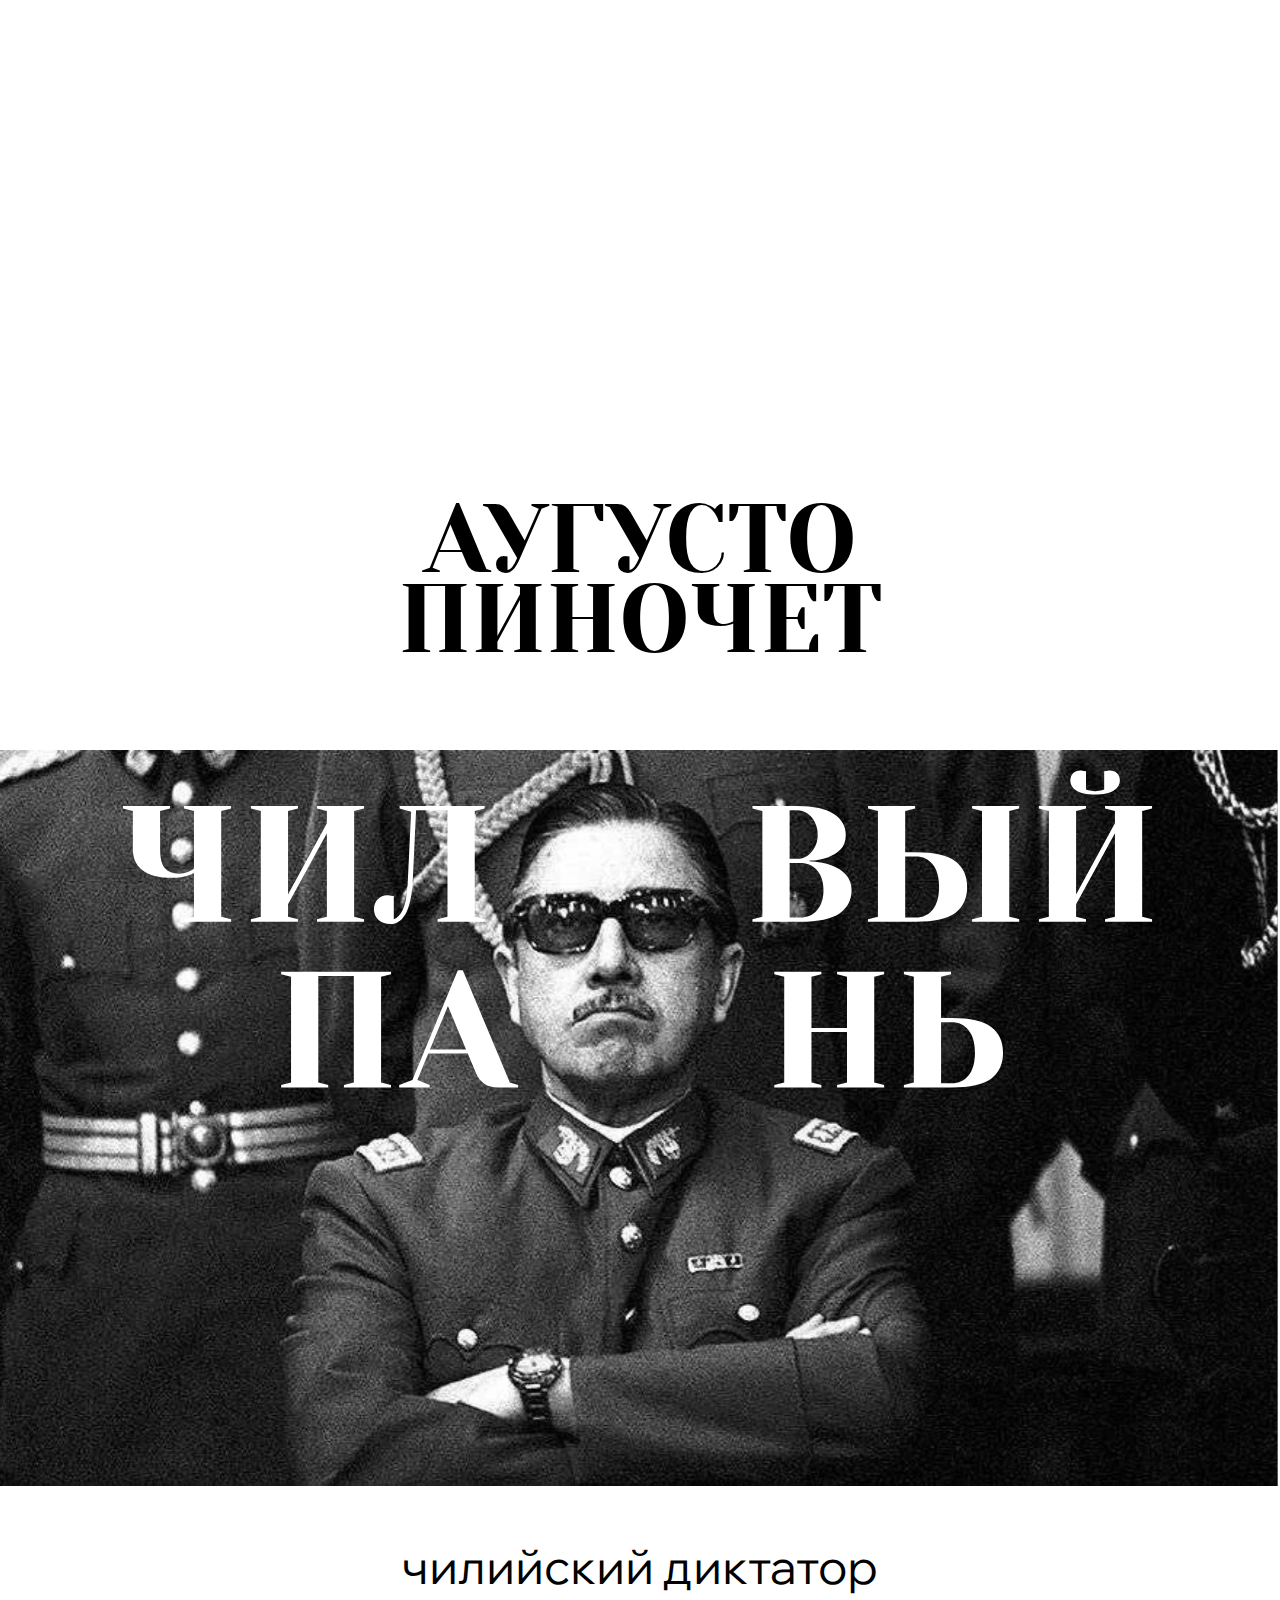
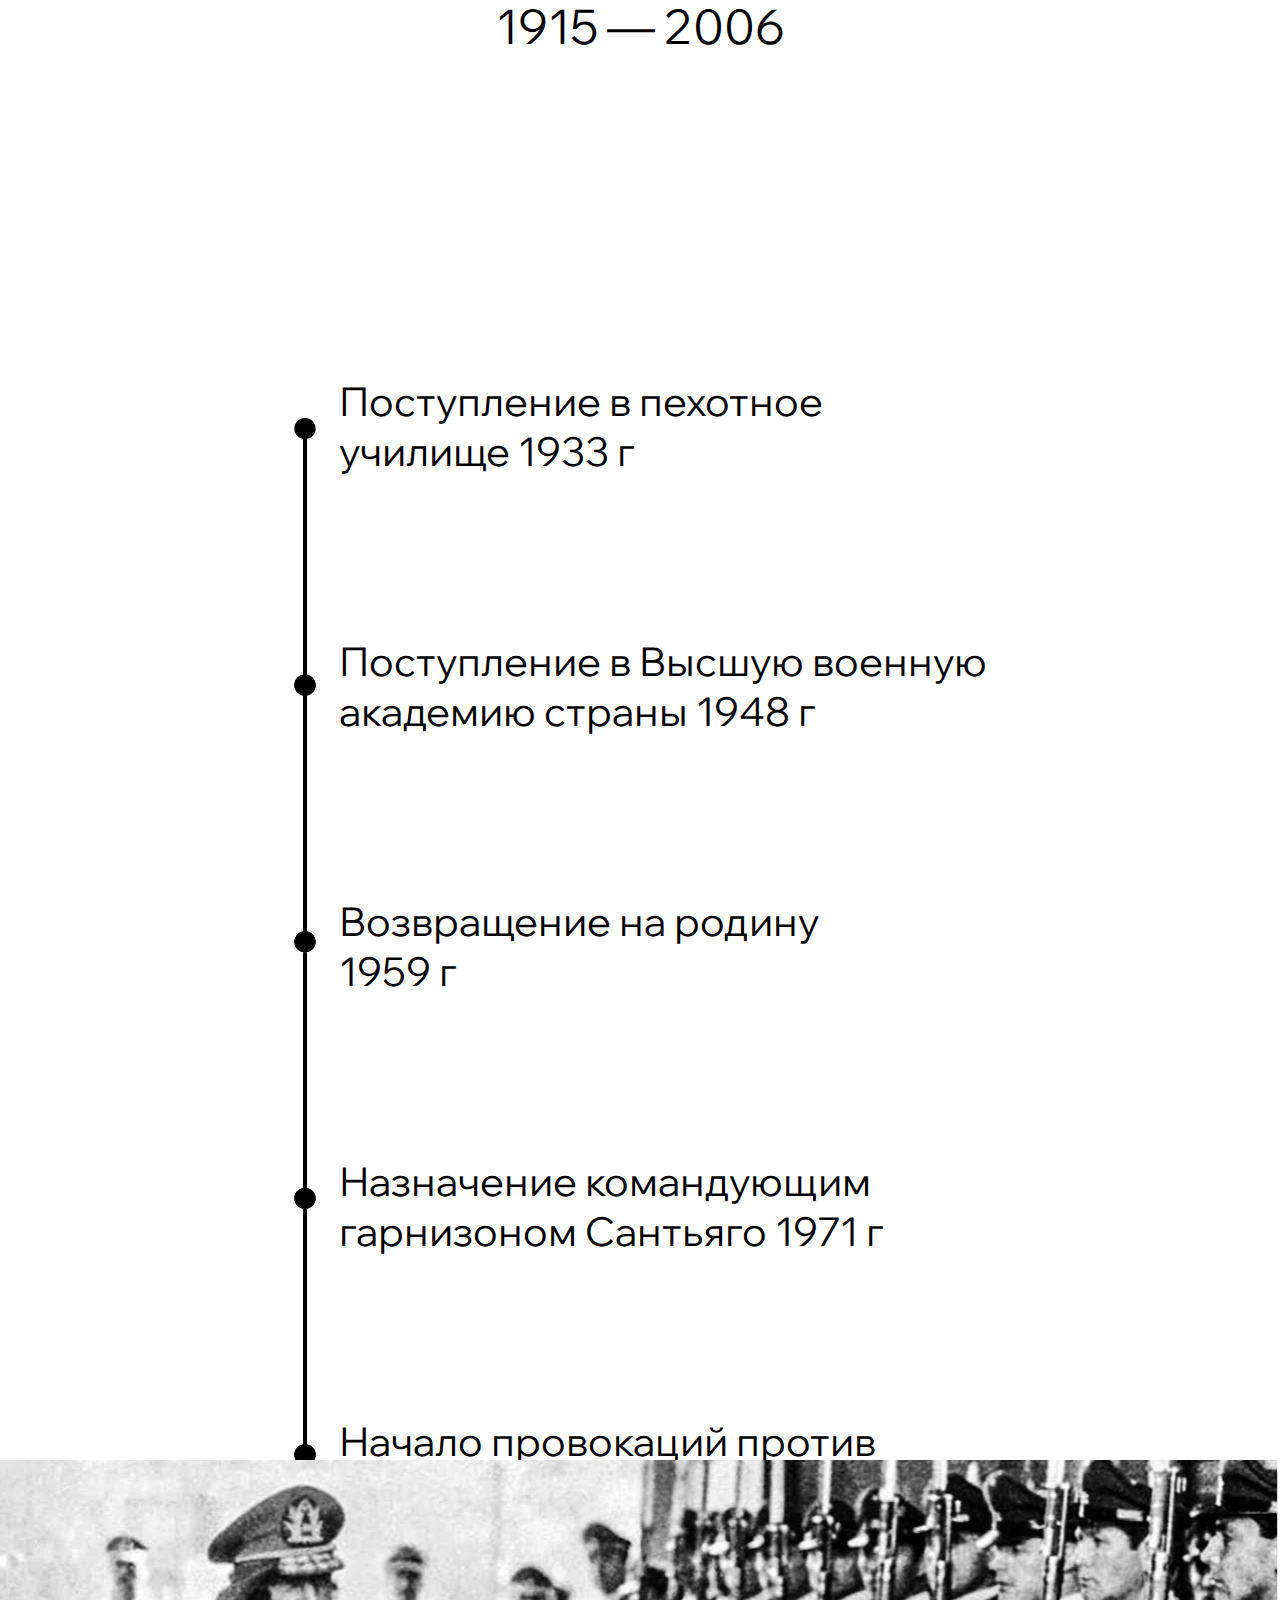
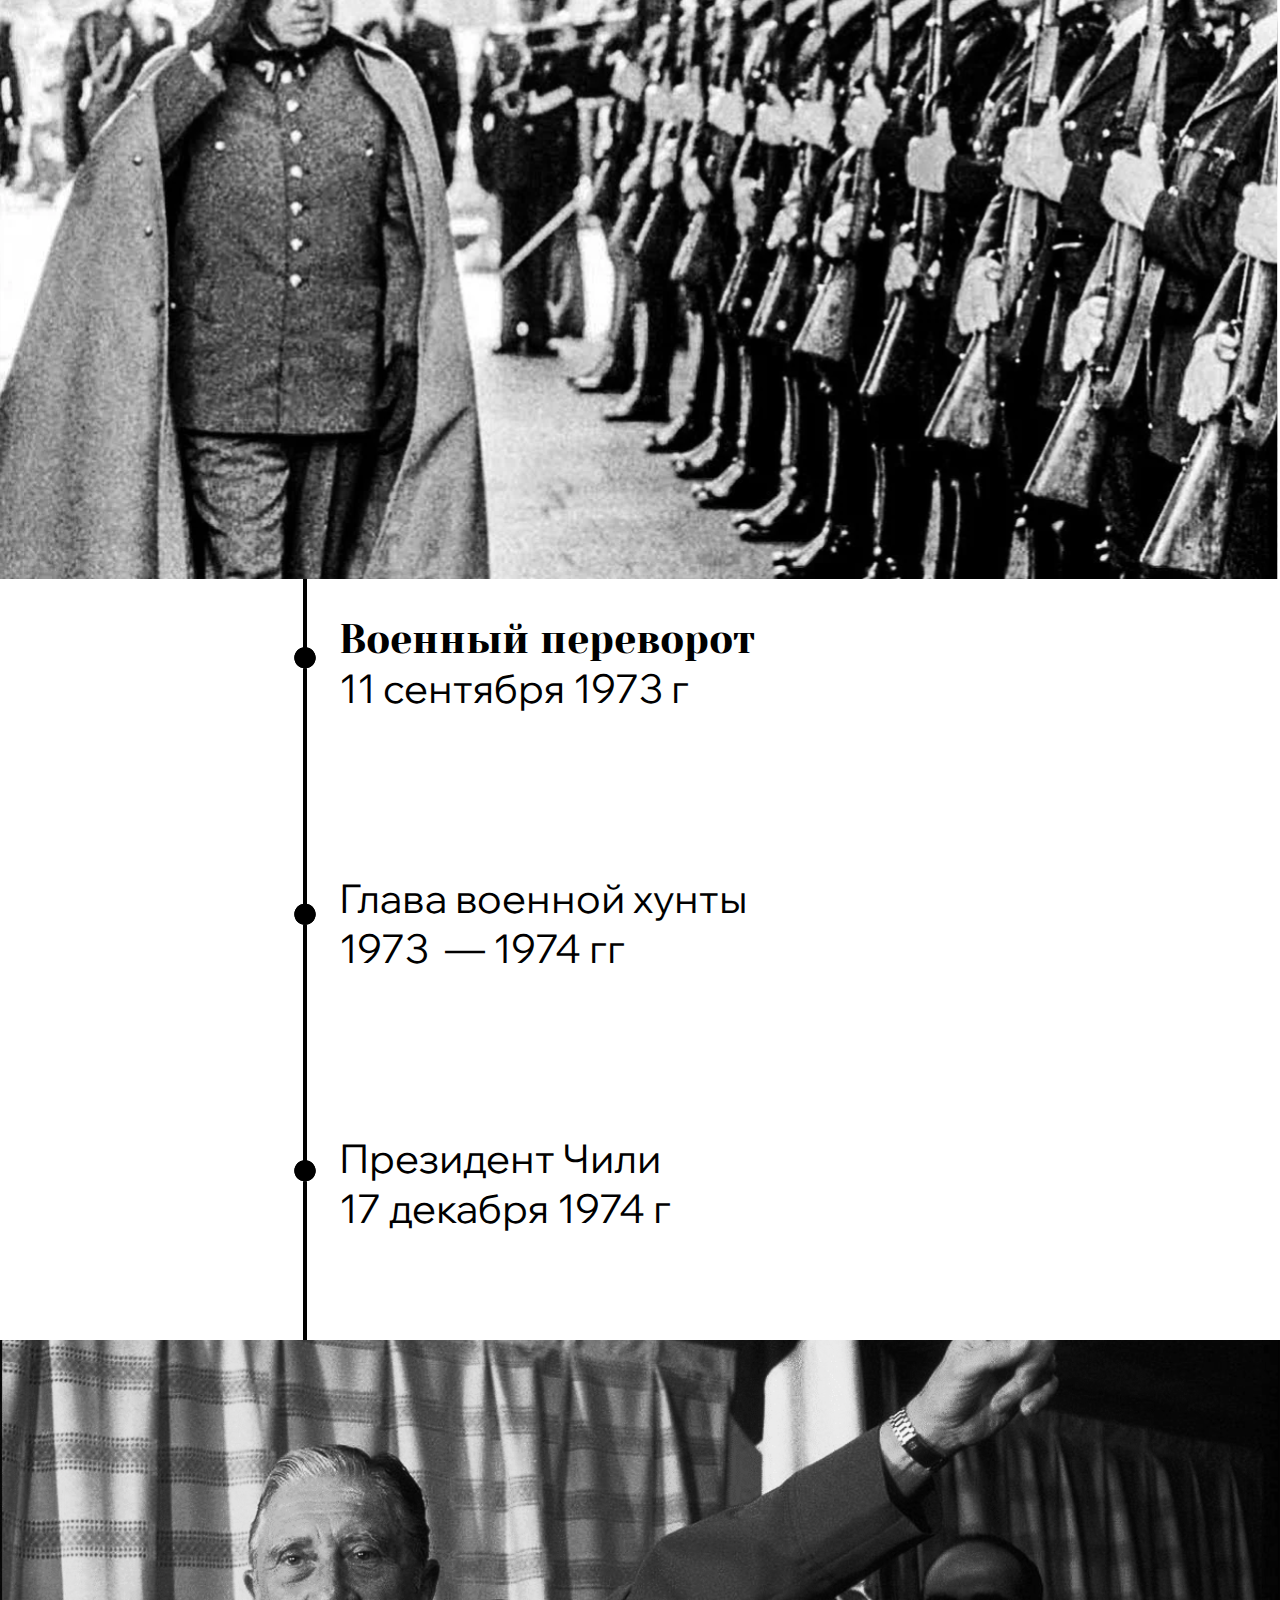
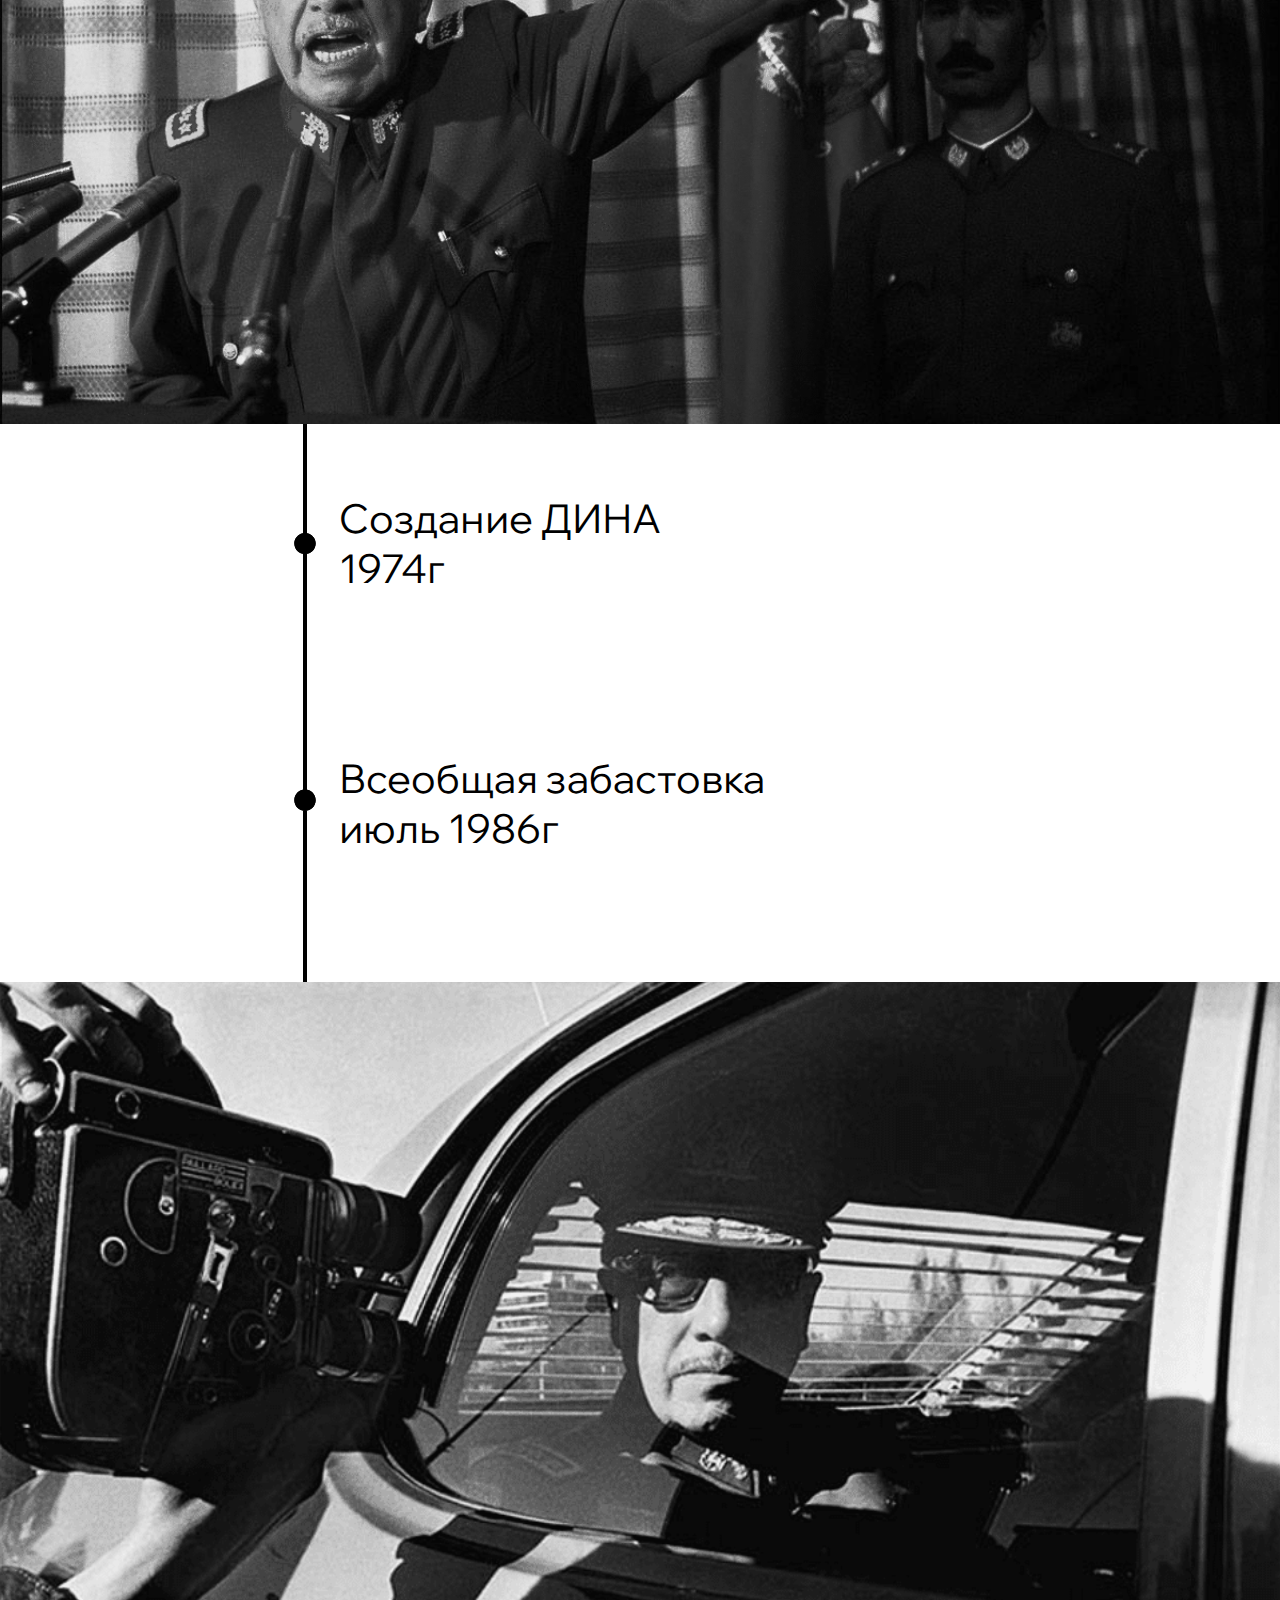
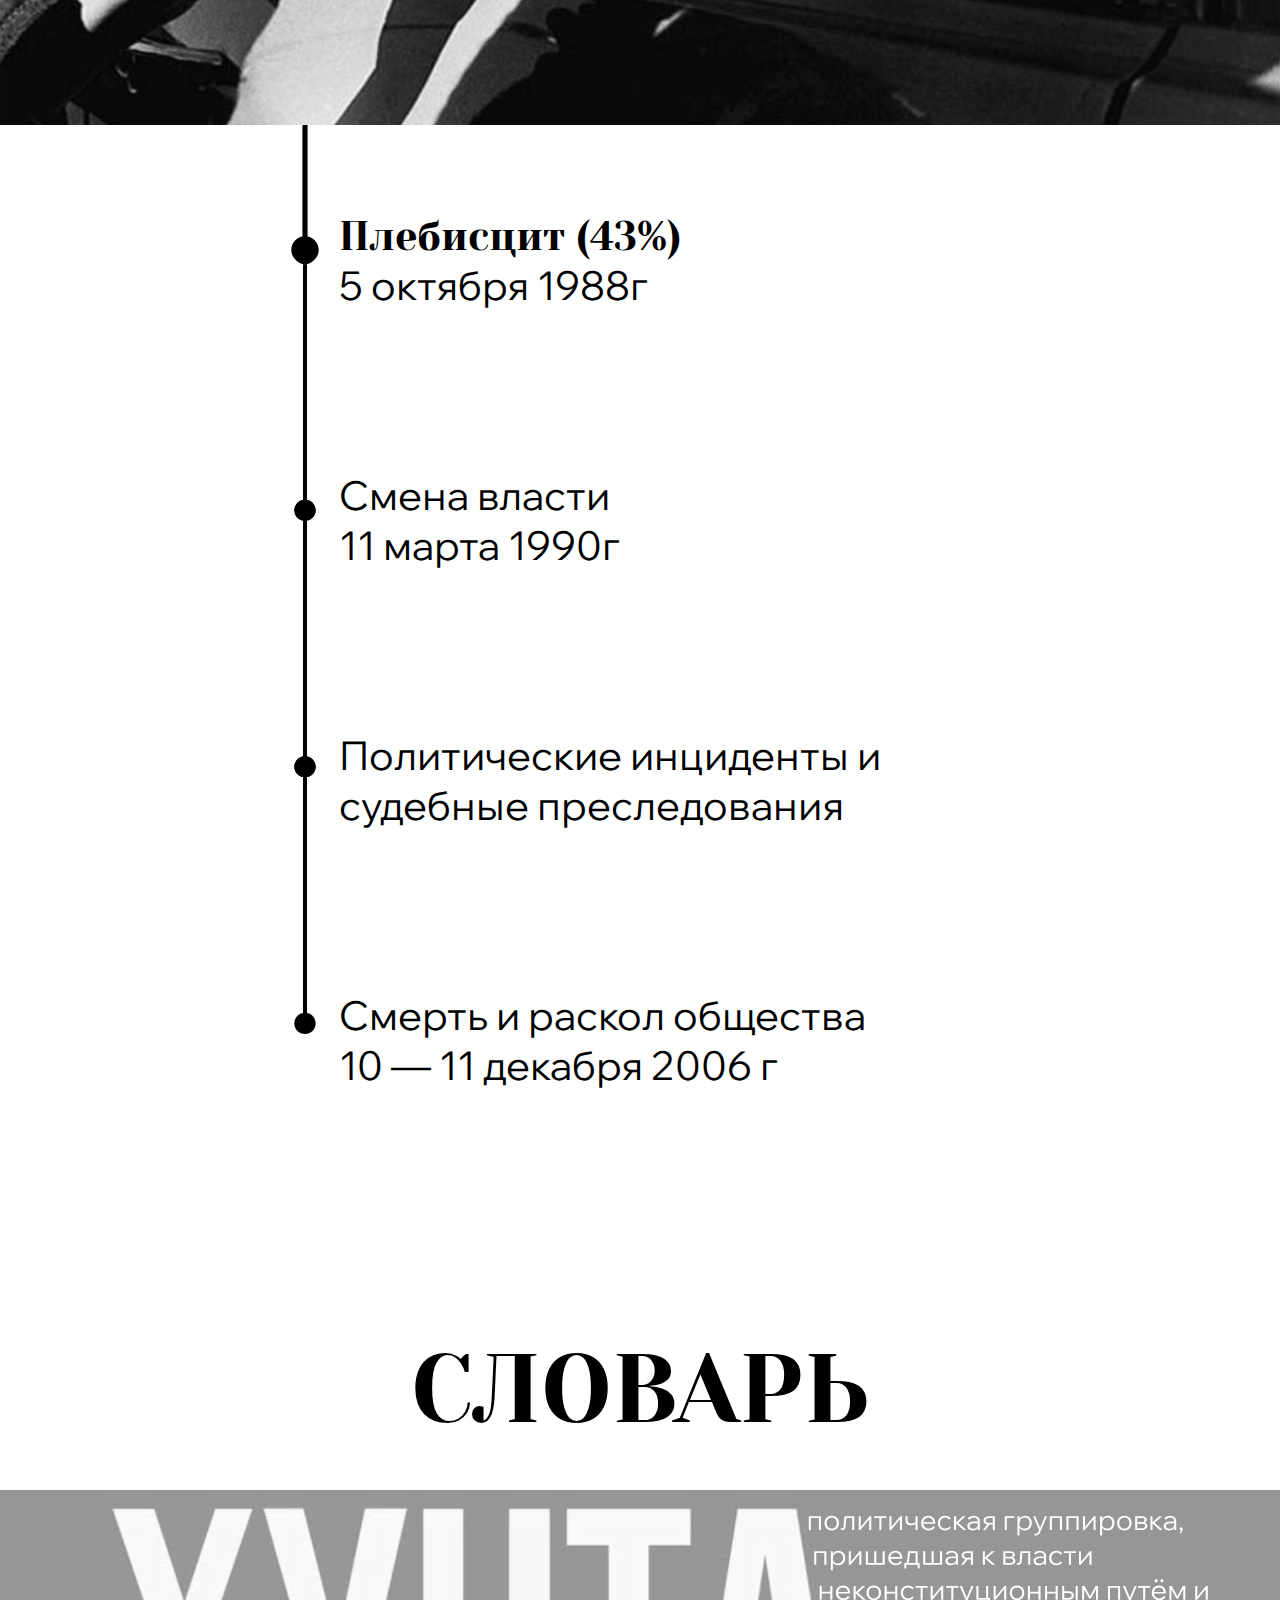
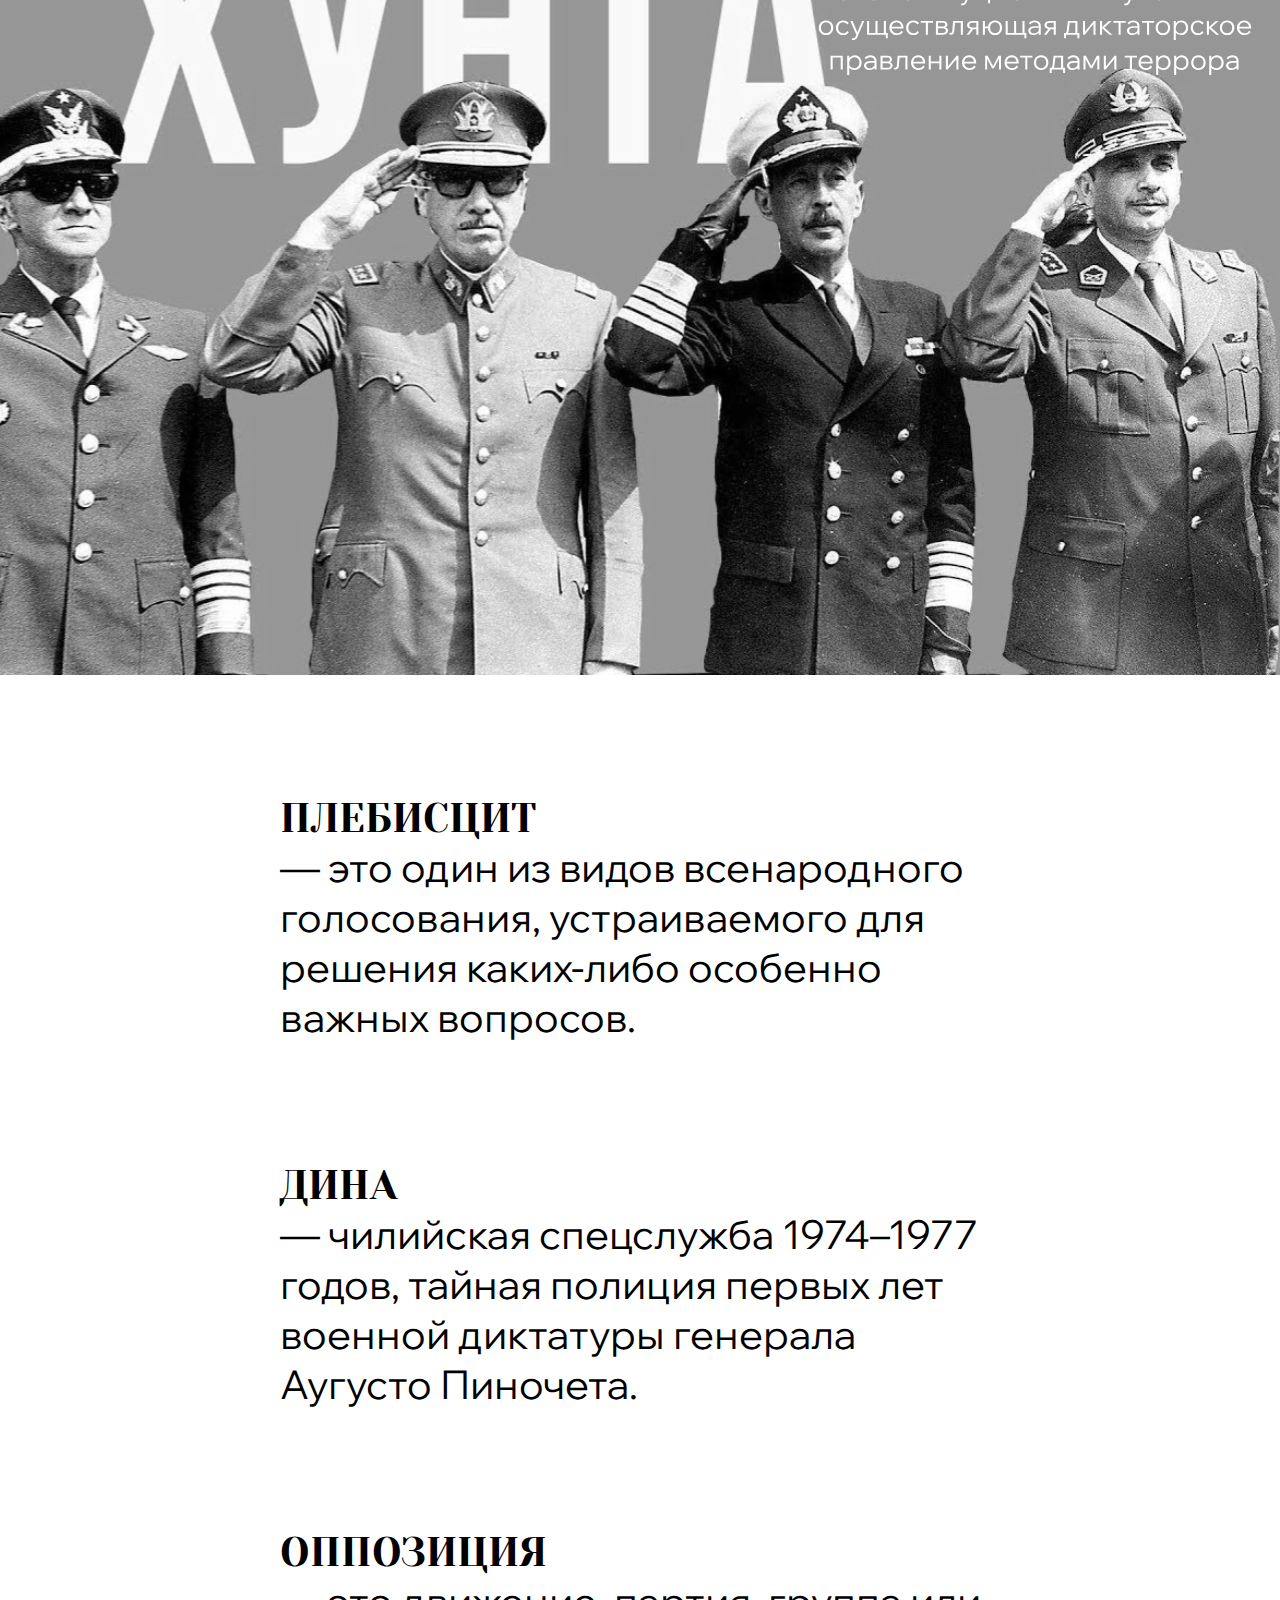
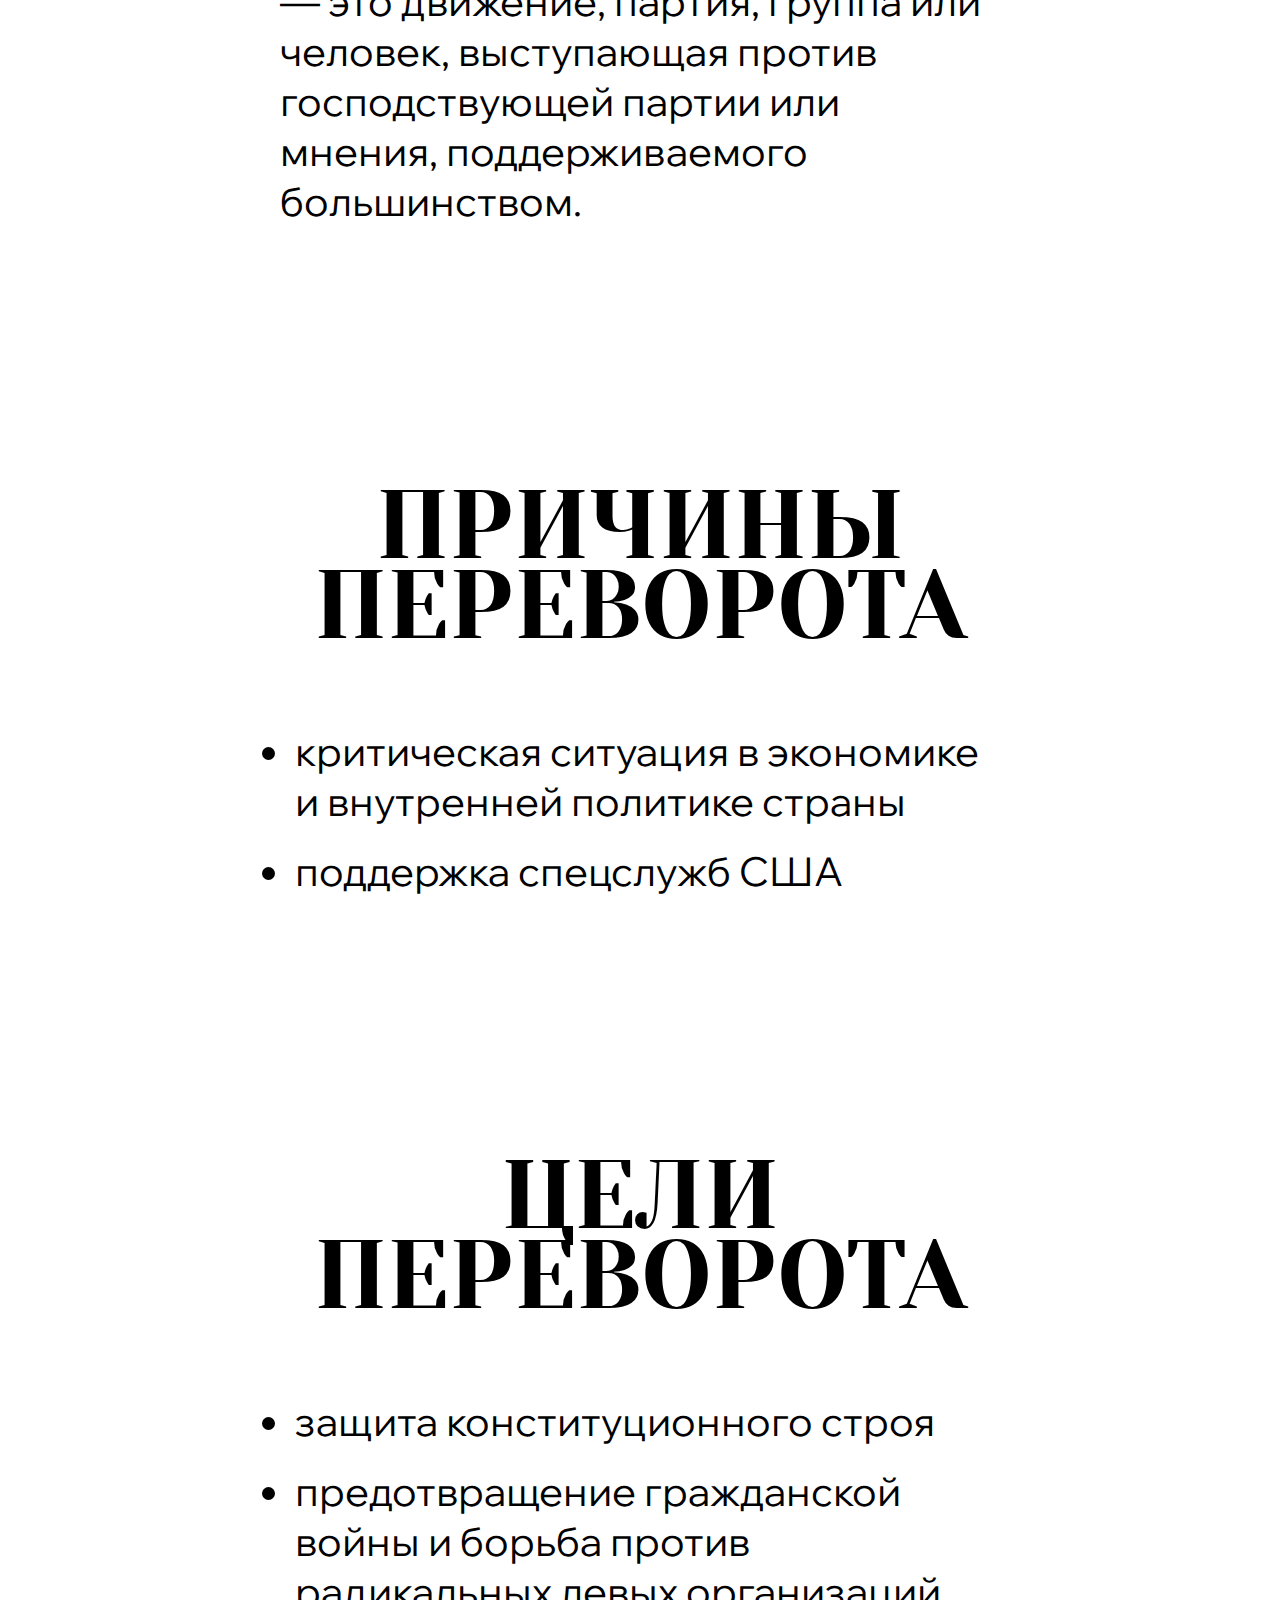
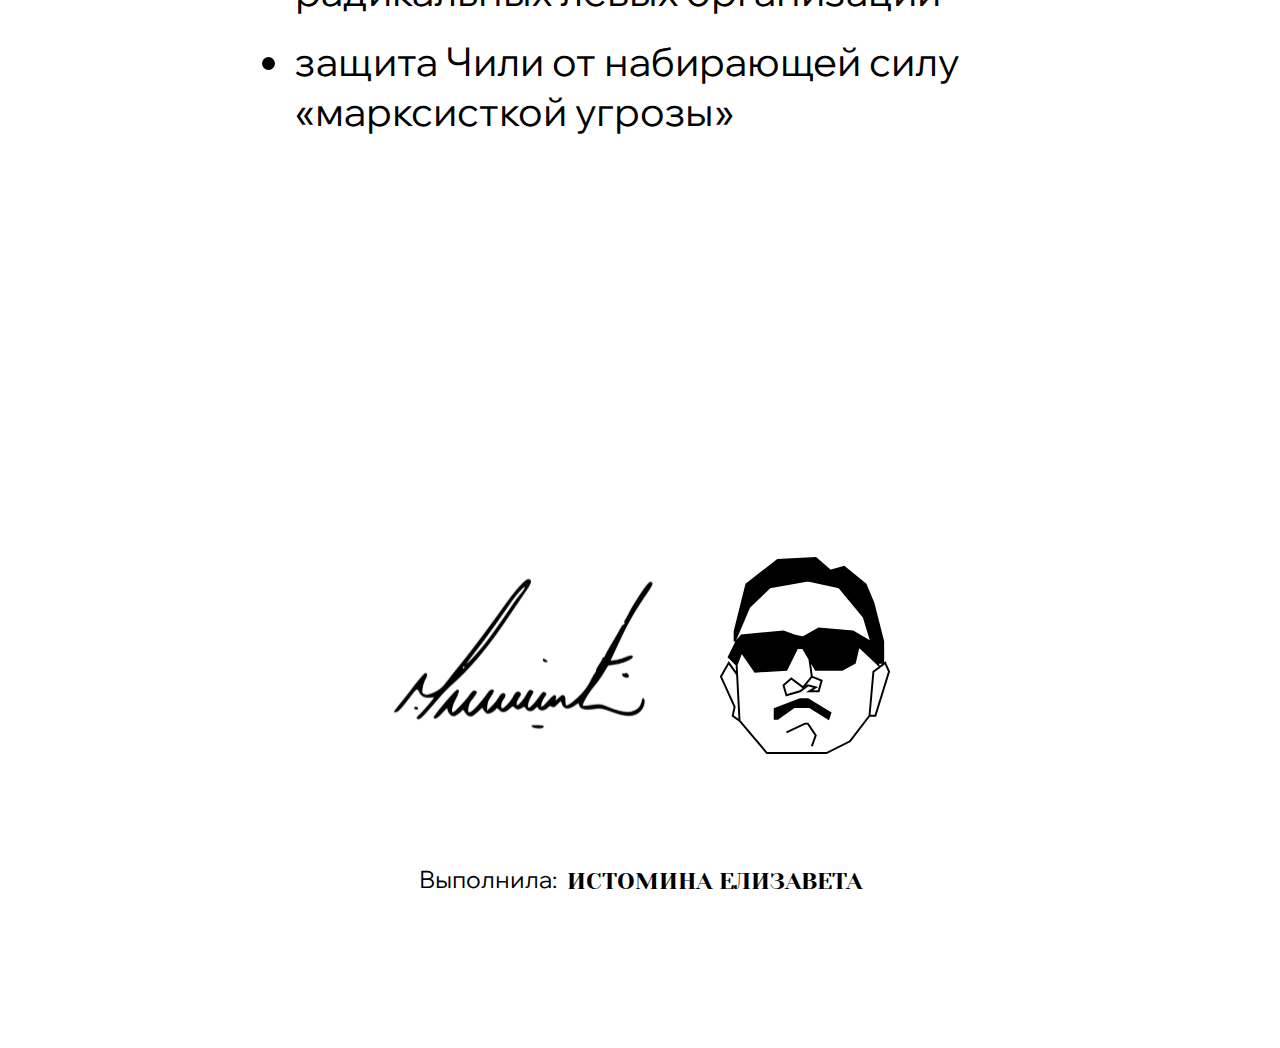
<file: index.html>
<!DOCTYPE html>
<html>
<head>
	<title>Аугусто Пиночет</title>
    <link href="https://fonts.googleapis.com/css2?family=DM+Sans:ital,opsz,wght@0,9..40,100..1000;1,9..40,100..1000&family=Days+One&family=Inter:ital,opsz,wght@0,14..32,100..900;1,14..32,100..900&family=Merriweather+Sans&family=Roboto:wght@100&family=Yeseva+One&display=swap" rel="stylesheet">
    <link href="https://fonts.googleapis.com/css2?family=DM+Sans:ital,opsz,wght@0,9..40,100..1000;1,9..40,100..1000&family=Days+One&family=Inter:ital,opsz,wght@0,14..32,100..900;1,14..32,100..900&family=Merriweather+Sans&family=Roboto:wght@100&family=Wix+Madefor+Display:wght@400..800&family=Yeseva+One&display=swap" rel="stylesheet">
    <link rel="stylesheet" href="Pinochet.css">
</head>
<body class="body">
    <div class="title-area">
        <h1 class="title">АУГУСТО</h1>
        <h1 class="title">ПИНОЧЕТ</h1>
    </div>
    <img src="photo/chill.svg" class="chill-pic">
    <p class="description">чилийский диктатор</p>
    <img src="photo/cool.svg" class="cool-pic">
    <img src="photo/scream2.svg" class="scream-pic">
    <img src="photo/car2.svg" class="car-pic">
    <p class="description">1915 — 2006</p>
    <div class="line-area">
        <img src="photo/line.svg" class="line">
        <div class="line-desc-area">
            <p class="line-desc">Поступление в пехотное училище 1933 г</p>
            <p class="line-desc">Поступление в Высшую военную академию страны 1948 г</p>
            <p class="line-desc">Возвращение на родину <br> 1959 г</p>
            <p class="line-desc">Назначение командующим гарнизоном Сантьяго 1971 г</p>
            <p class="line-desc">Начало провокаций против генерала Пратса 1973 г</p>
            
            <div class="gap">
                <h2 class="important">Военный переворот</h2>
                <p class="line-desc">11 сентября 1973 г</p>
            </div>
            <p class="line-desc">Глава военной хунты <br> 1973  — 1974 гг</p>
            <p class="line-desc">Президент Чили <br> 17 декабря 1974 г</p>
            <p class="line-desc">“Высший носитель власти в стране ” 1974 г</p>
            <div class="gap1">
                <p class="line-desc">Создание ДИНА <br> 1974г</p>
            </div>
            <p class="line-desc">Всеобщая забастовка <br> июль 1986г</p>
            <p class="line-desc">Попытка убийства<br>7 сентября 1986г</p>
            <div class="gap">
                <h2 class="important">Плебисцит (43%)</h2>
                <p class="line-desc">5 октября 1988г</p>
            </div>
            <p class="line-desc">Смена власти<br>11 марта 1990г</p>
            <p class="line-desc">Политические инциденты и судебные преследования</p>
            <p class="line-desc">Смерть и раскол общества <br>10 — 11 декабря 2006 г</p>
        </div>
    </div>
    
    <h1 class="title glos-area">СЛОВАРЬ</h1>
    <img src="photo/hunta.svg" class="hunta-pic">
    <div class="glos-word-area">  
        <div class="glos-word">
            <h3 class="important glos">ПЛЕБИСЦИТ</h3>
            <p class="line-desc glos ">— это один из видов всенародного голосования, устраиваемого для решения каких-либо особенно важных вопросов.</p>
        </div>
        <div class="glos-word">
            <h3 class="important glos">ДИНА</h3>
            <p class="line-desc glos ">— чилийская спецслужба 
                1974–1977 годов, тайная полиция 
                первых лет военной диктатуры 
                генерала Аугусто Пиночета.</p>
        </div>
        <div class="glos-word">
            <h3 class="important glos">ОППОЗИЦИЯ</h3>
            <p class="line-desc glos ">— это движение, партия, группа или человек, выступающая против господствующей партии или мнения, поддерживаемого большинством.</p>
        </div>
    </div>

    <div class="pp-area">
        <h1 class="title">ПРИЧИНЫ</h1>
        <h1 class="title">ПЕРЕВОРОТА</h1>
    </div>
    <ul class="ul">
        <li class="li line-desc">критическая ситуация в экономике и внутренней политике страны</li>
        <li class="li line-desc">поддержка спецслужб США</li>
    </ul>

    <div class="pp-area">
        <h1 class="title">ЦЕЛИ</h1>
        <h1 class="title">ПЕРЕВОРОТА</h1>
    </div>
    <ul class="ul">
        <li class="li line-desc">защита конституционного строя</li>
        <li class="li line-desc">предотвращение гражданской войны и борьба против радикальных левых организаций</li>
        <li class="li line-desc">защита Чили от набирающей силу «марксисткой угрозы»</li>
    </ul>

    <div class="finish-area">
        <img src="photo/handwork.svg" class="hw-pic">
        <img src="photo/face.svg" class="face-pic">
    </div>
    <div class="by-me-area">
        <p class="by">Выполнила: </p>
        <p class="me">ИСТОМИНА ЕЛИЗАВЕТА</p>
    </div>
    <div class="empty"></div>
</body>
</html>
</file>
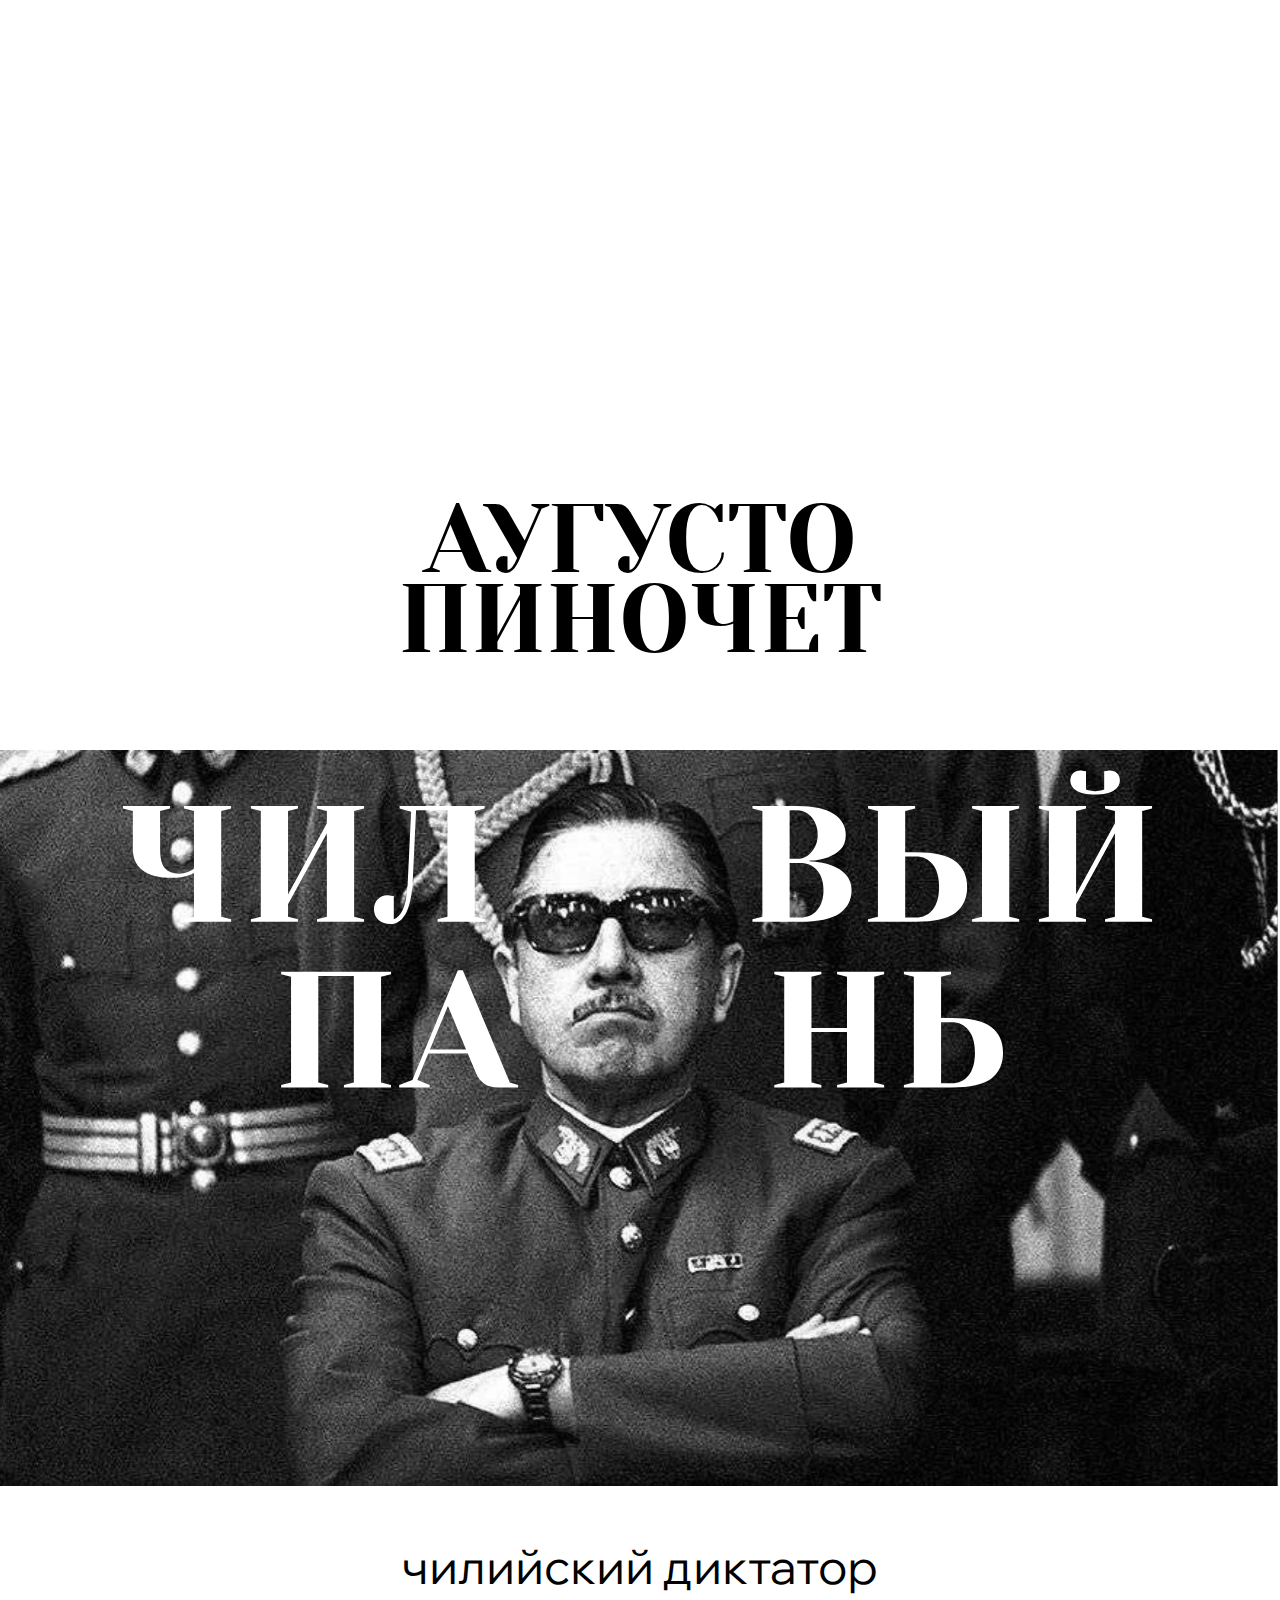
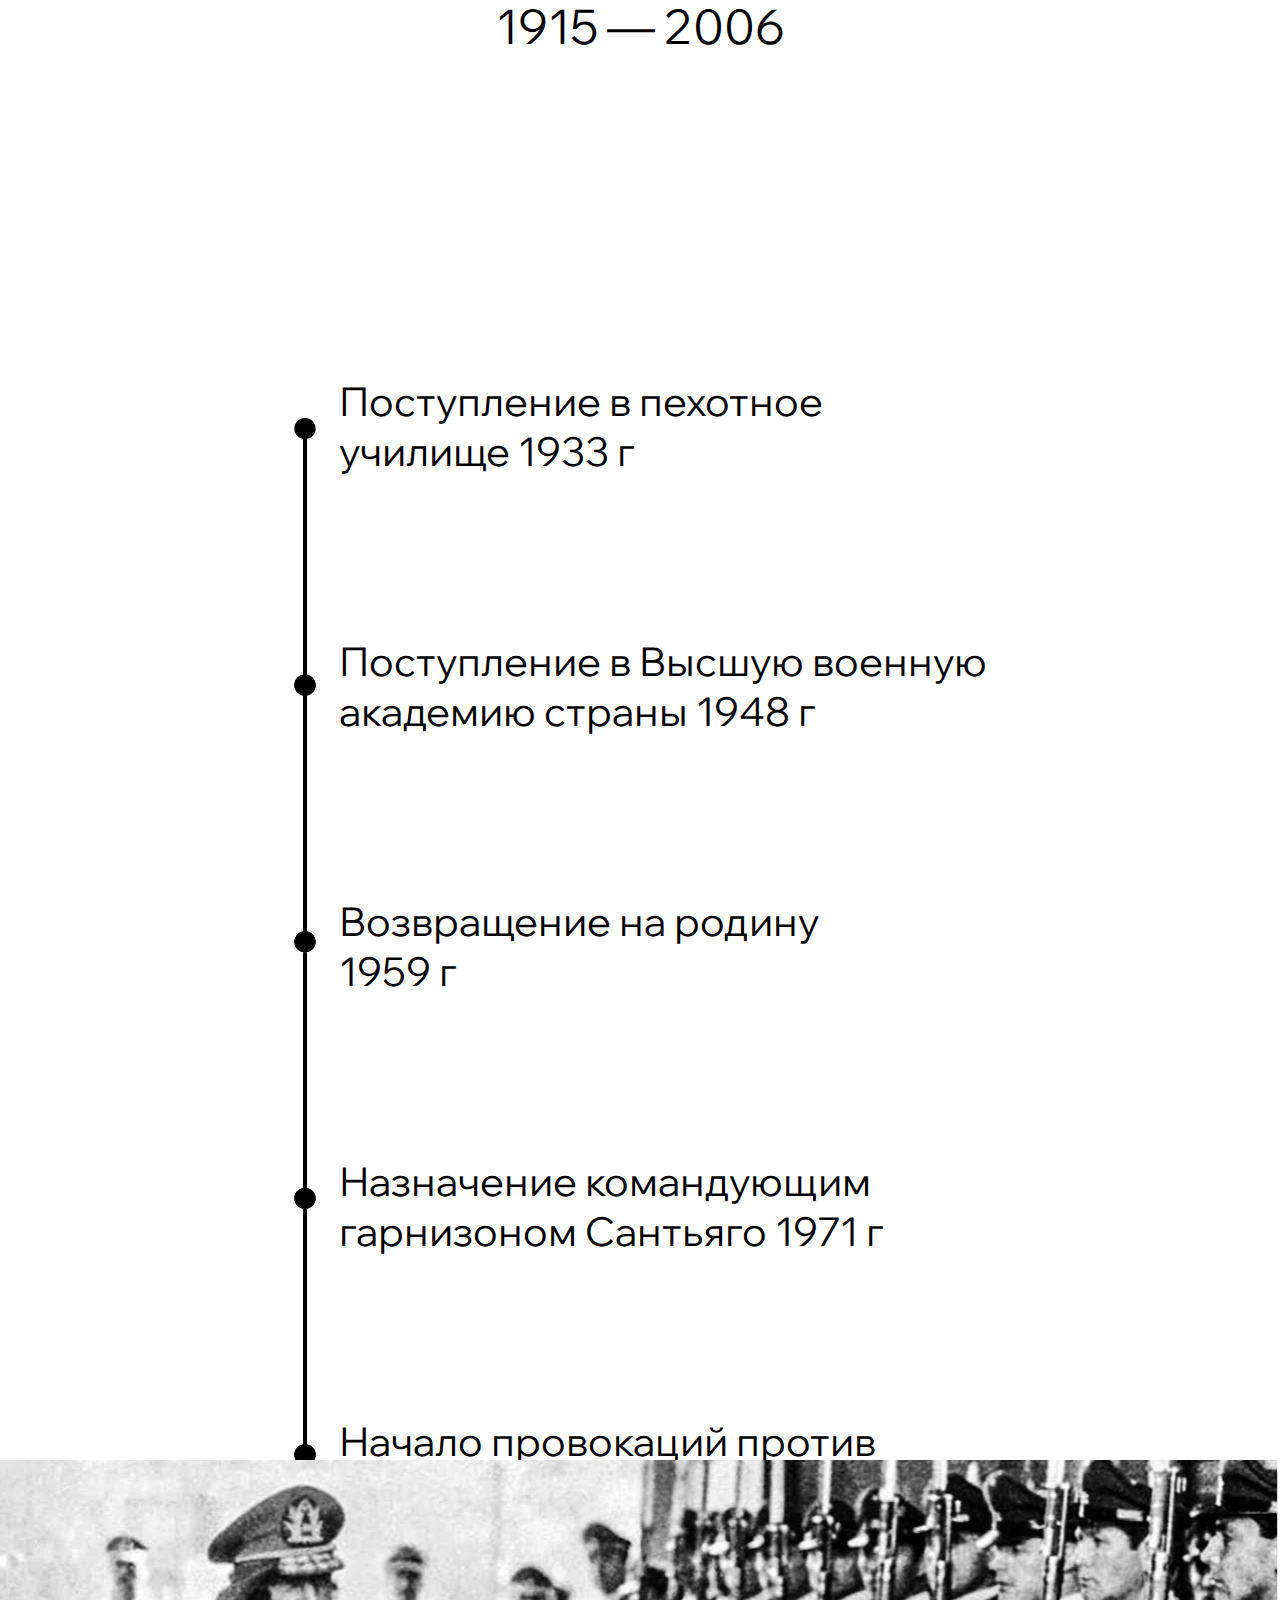
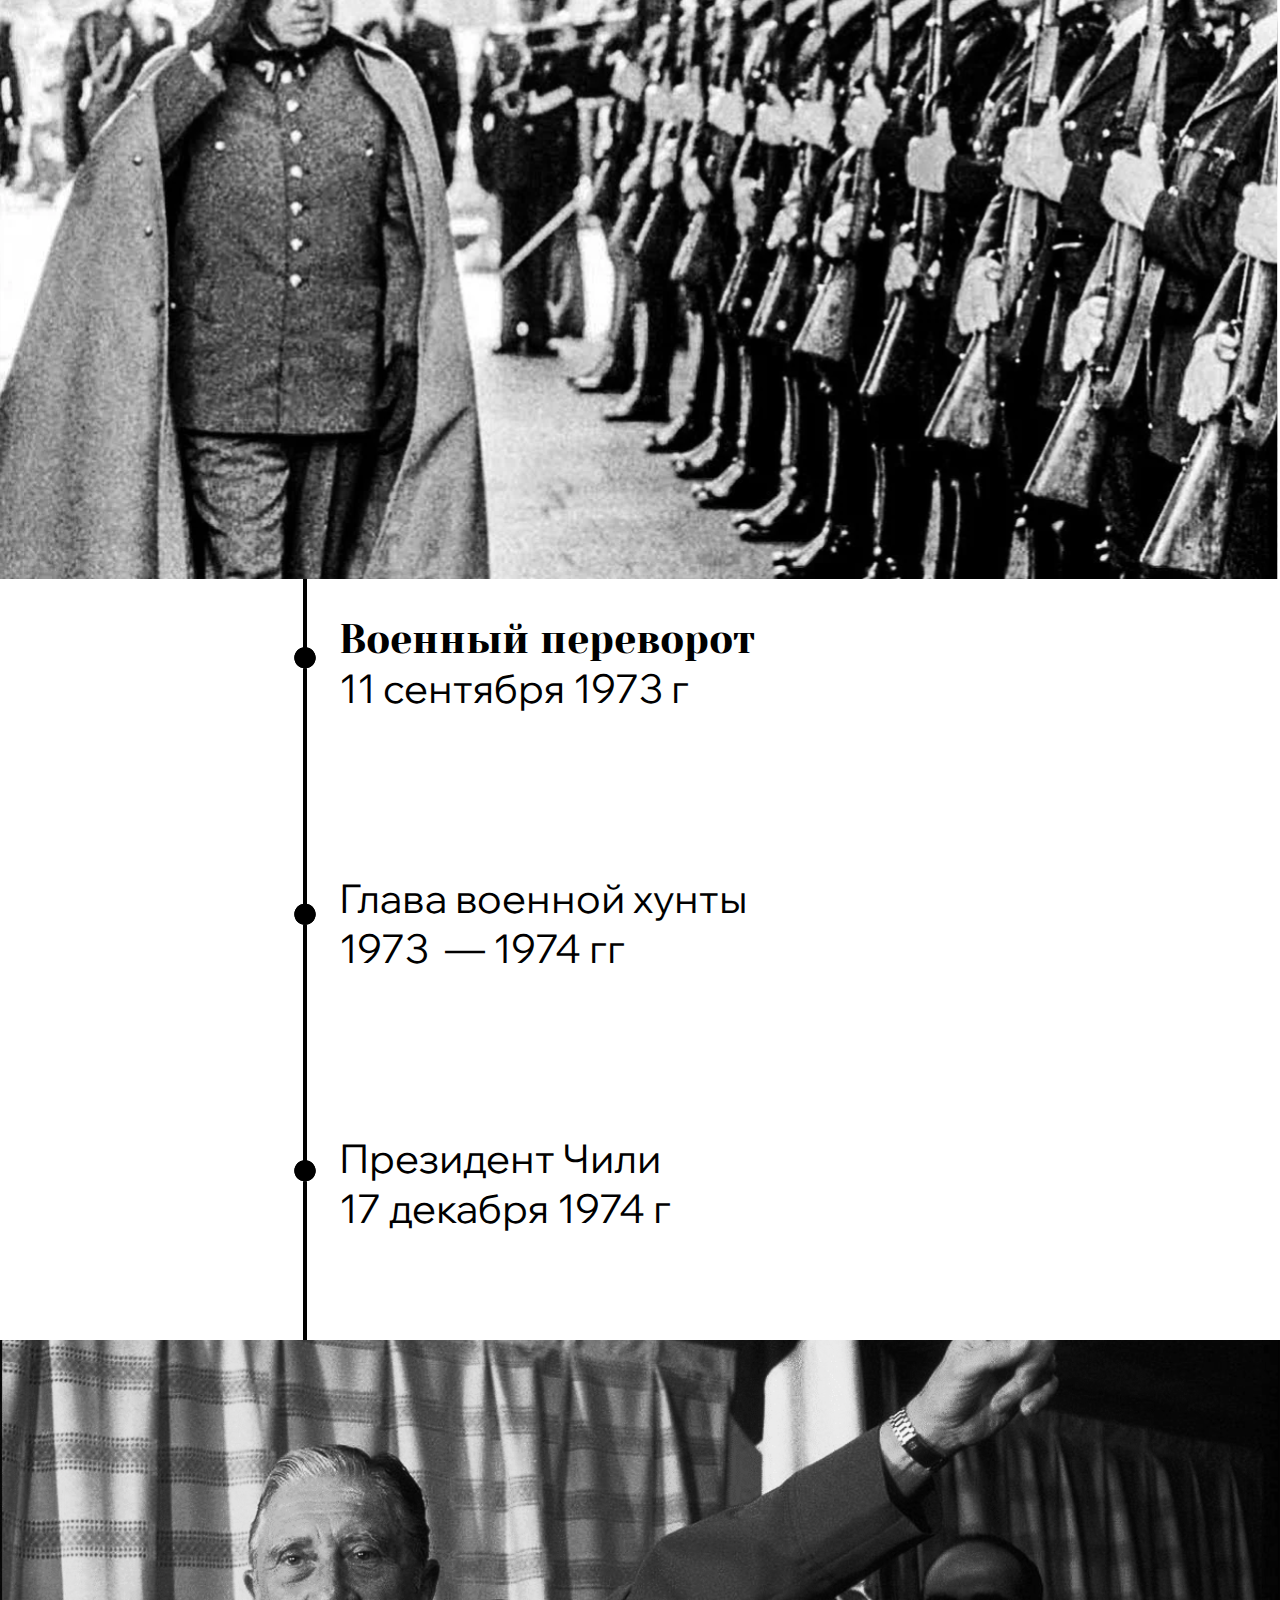
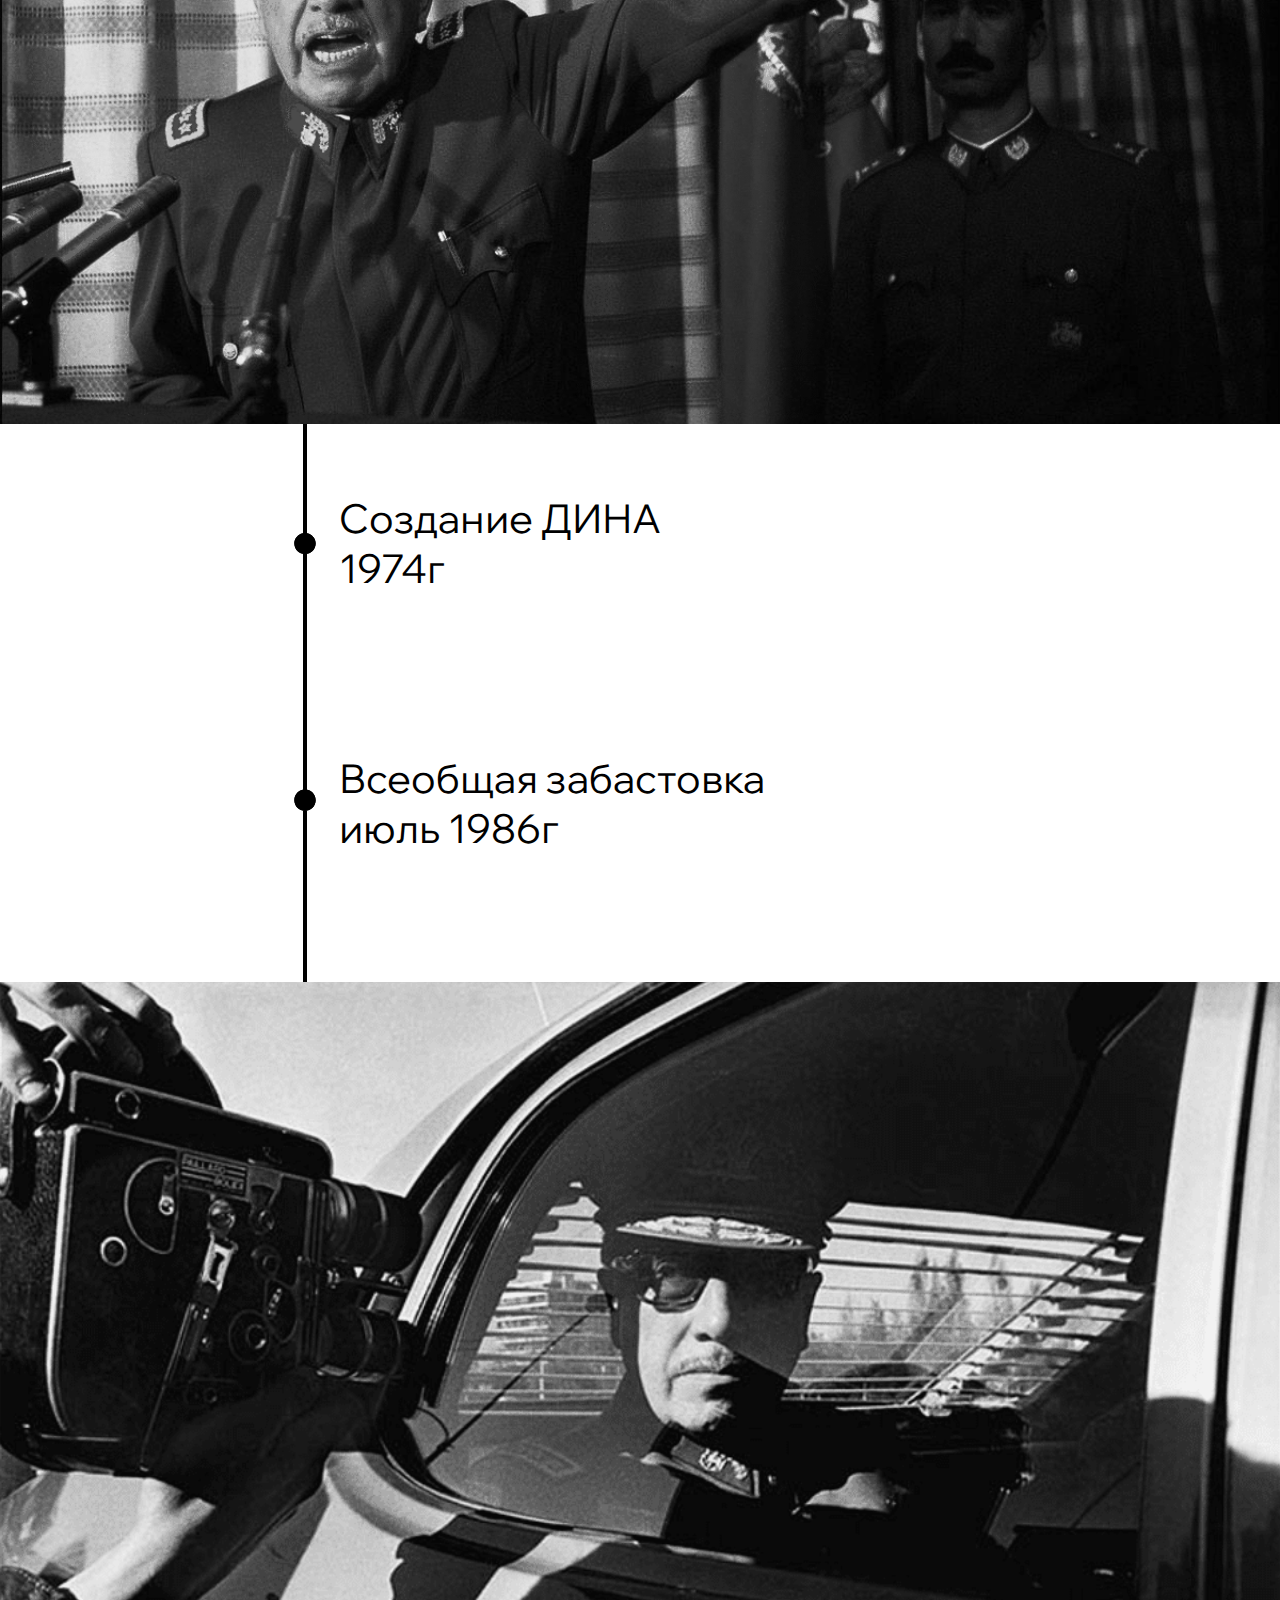
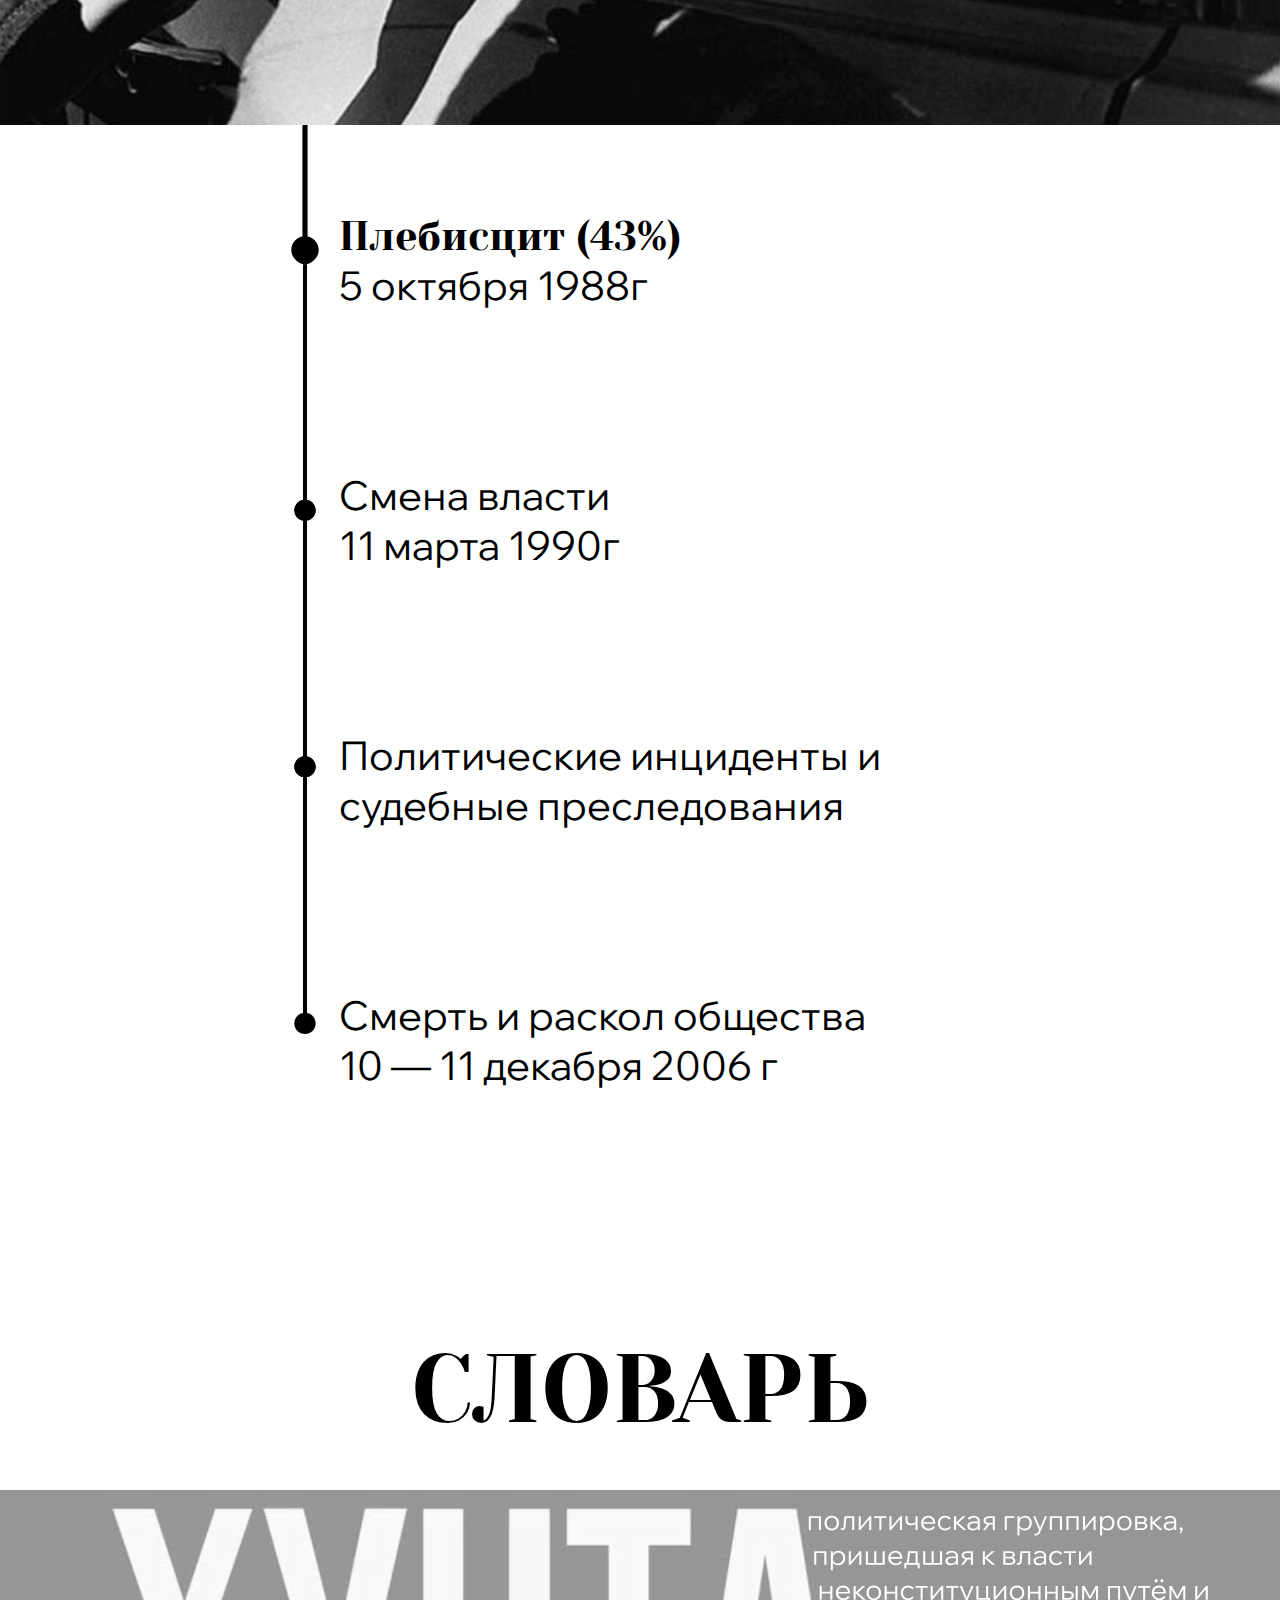
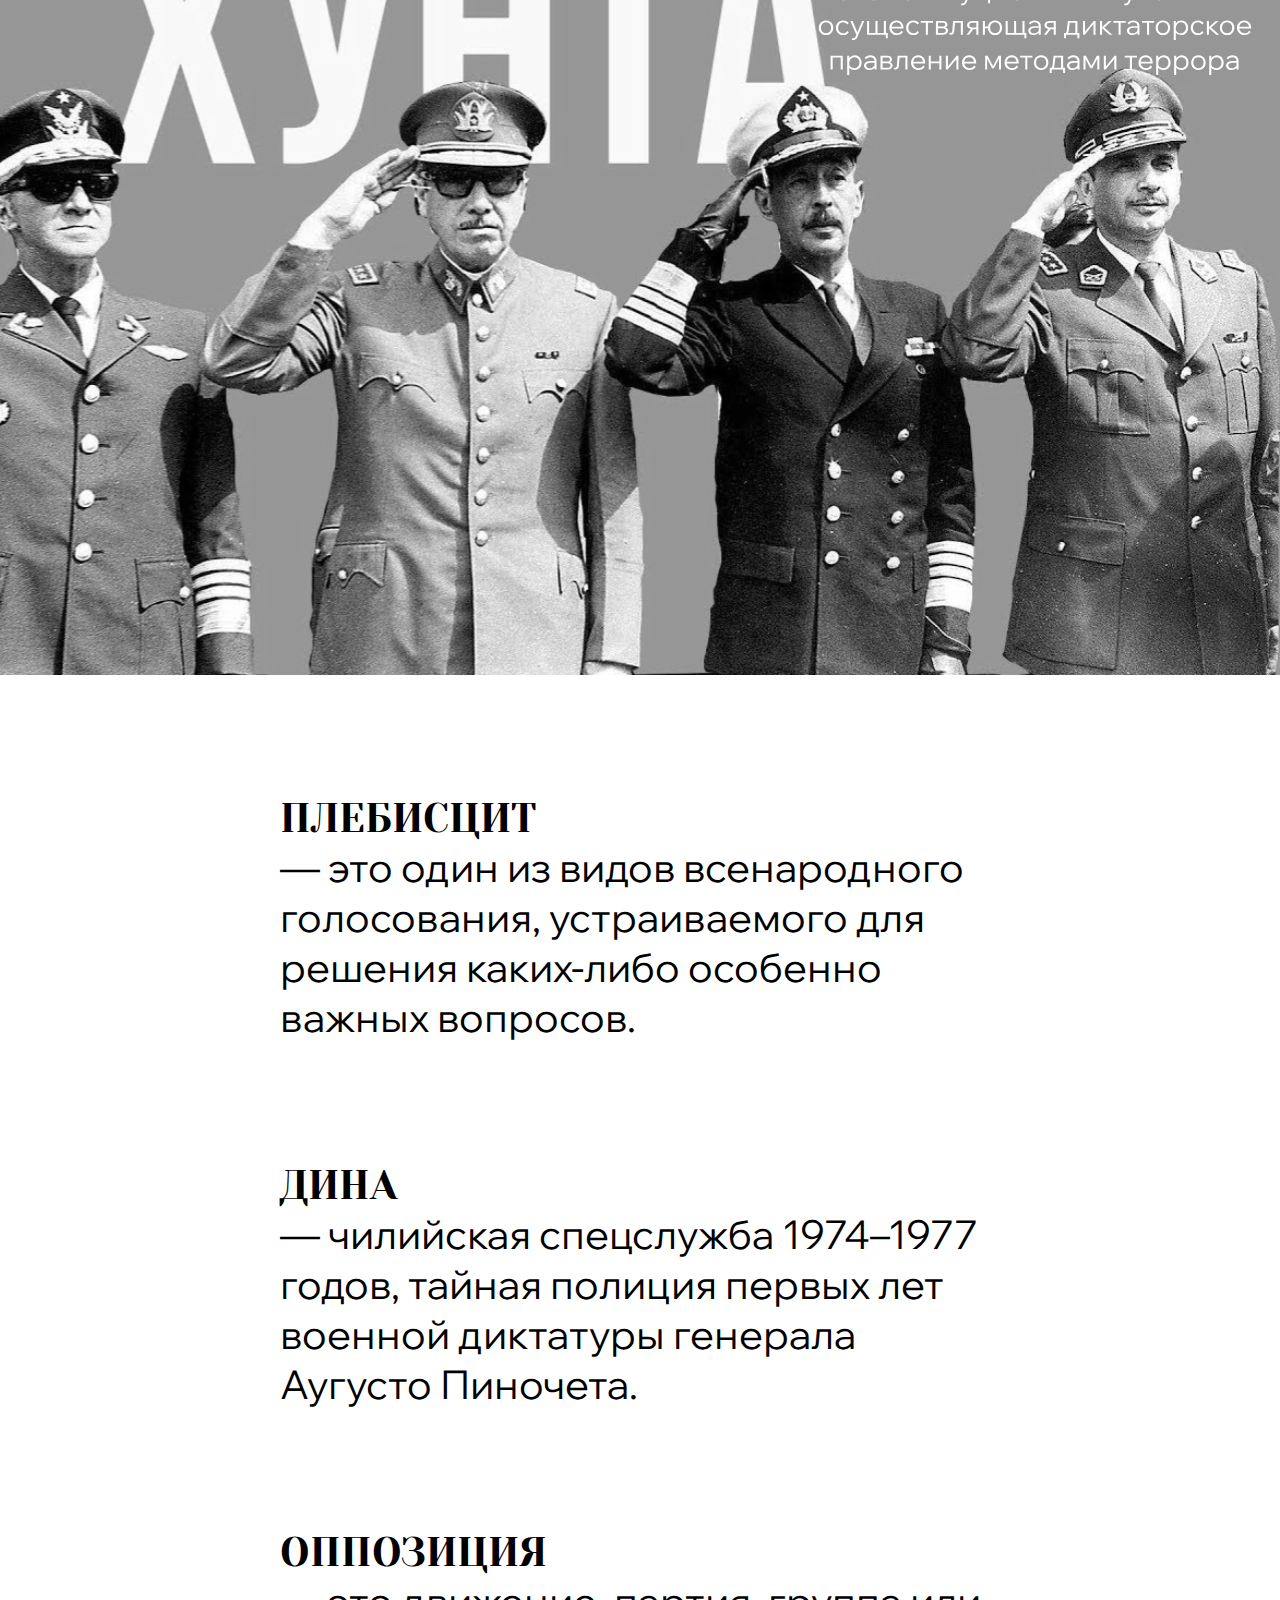
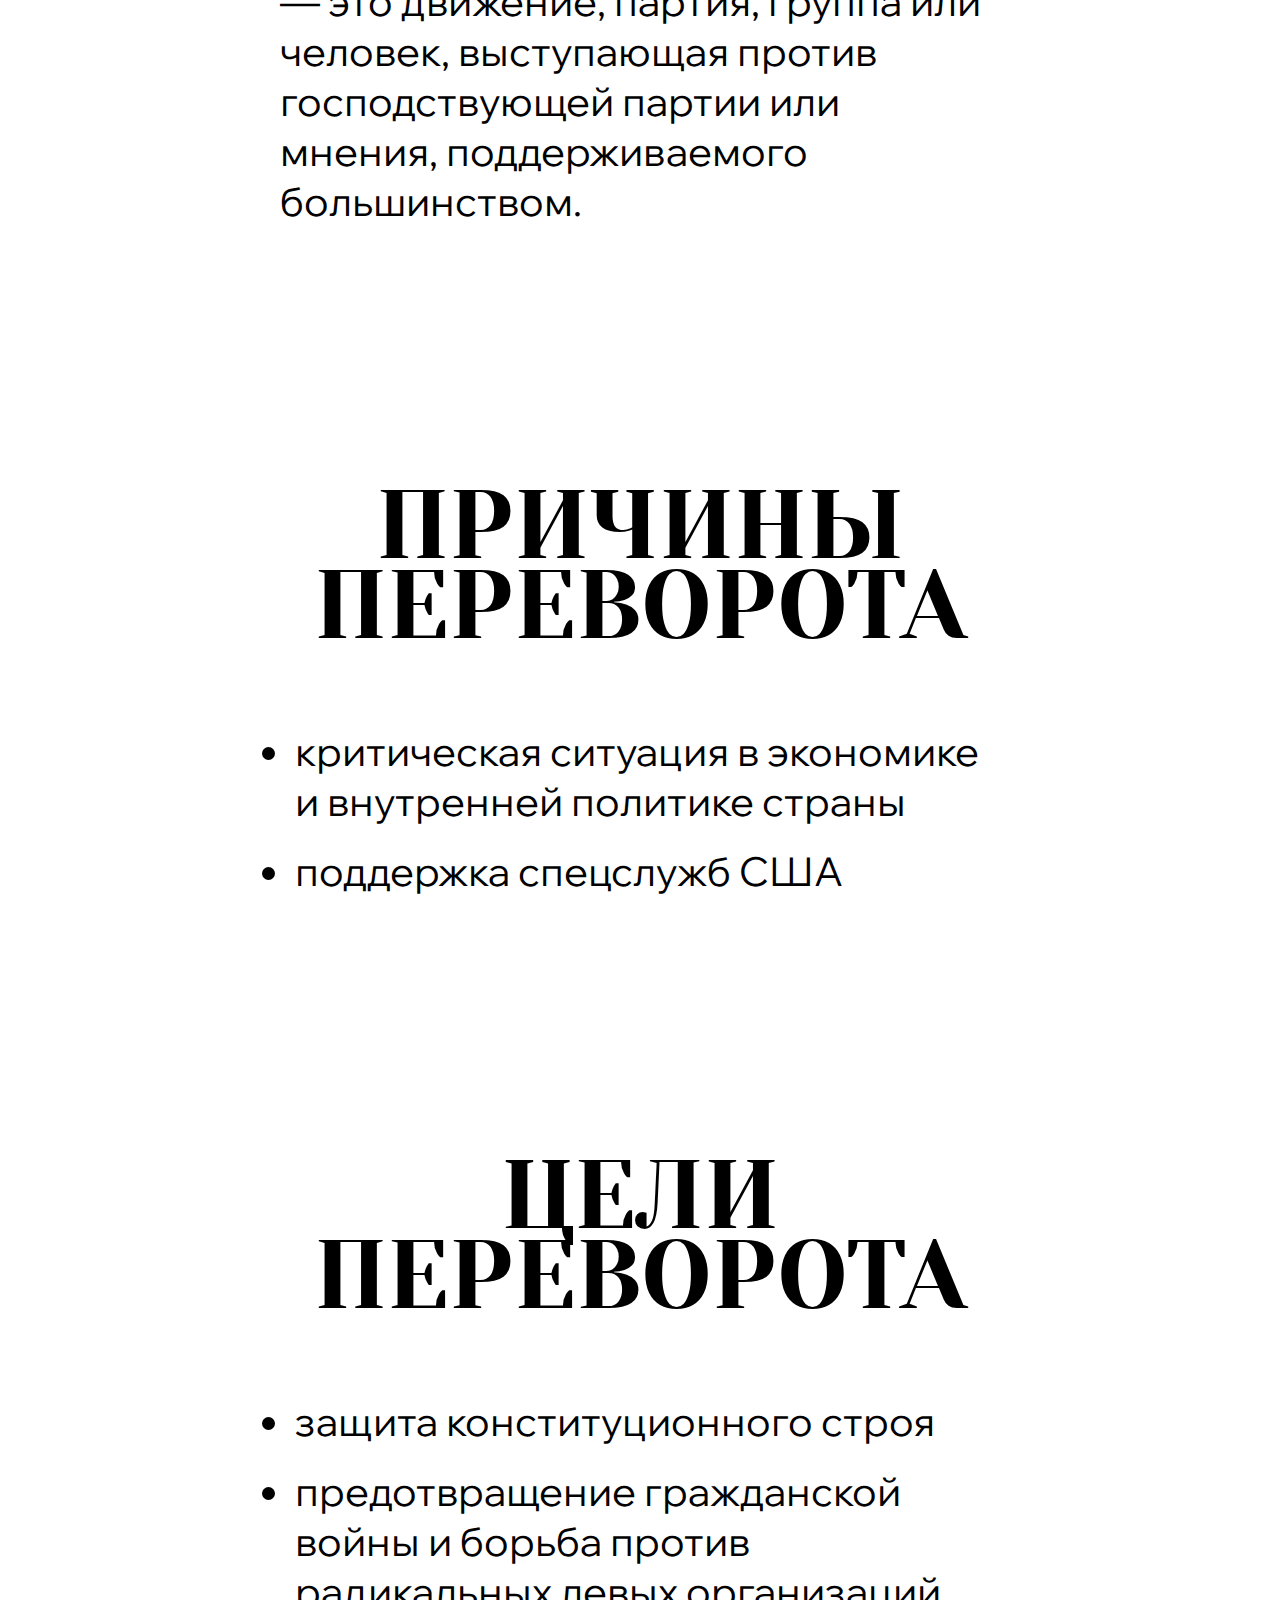
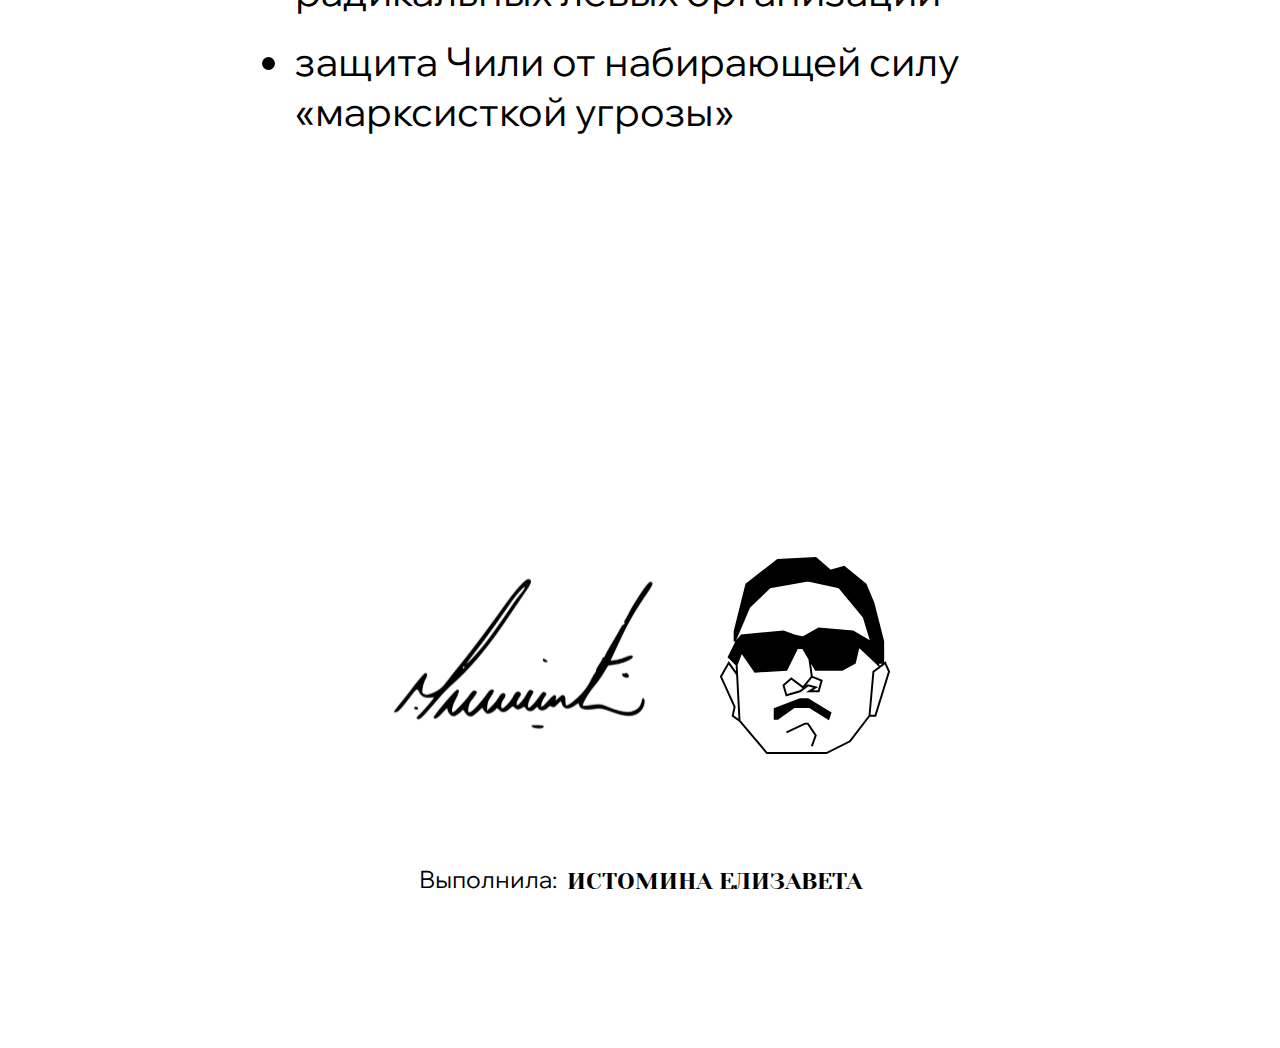
<file: Pinochet.html>
<!DOCTYPE html>
<html>
<head>
	<title>Аугусто Пиночет</title>
    <link href="https://fonts.googleapis.com/css2?family=DM+Sans:ital,opsz,wght@0,9..40,100..1000;1,9..40,100..1000&family=Days+One&family=Inter:ital,opsz,wght@0,14..32,100..900;1,14..32,100..900&family=Merriweather+Sans&family=Roboto:wght@100&family=Yeseva+One&display=swap" rel="stylesheet">
    <link href="https://fonts.googleapis.com/css2?family=DM+Sans:ital,opsz,wght@0,9..40,100..1000;1,9..40,100..1000&family=Days+One&family=Inter:ital,opsz,wght@0,14..32,100..900;1,14..32,100..900&family=Merriweather+Sans&family=Roboto:wght@100&family=Wix+Madefor+Display:wght@400..800&family=Yeseva+One&display=swap" rel="stylesheet">
    <link rel="stylesheet" href="Pinochet.css">
</head>
<body class="body">
    <div class="title-area">
        <!-- <img src="photo/AP.svg" class="title-pic"> -->
        <h1 class="title">АУГУСТО</h1>
        <h1 class="title">ПИНОЧЕТ</h1>
    </div>
    <img src="photo/chill.svg" class="chill-pic">
    <p class="description">чилийский диктатор</p>
    <img src="photo/cool.svg" class="cool-pic">
    <img src="photo/scream2.svg" class="scream-pic">
    <img src="photo/car2.svg" class="car-pic">
    <p class="description">1915 — 2006</p>
    <div class="line-area">
        <img src="photo/line.svg" class="line">
        <div class="line-desc-area">
            <p class="line-desc">Поступление в пехотное училище 1933 г</p>
            <p class="line-desc">Поступление в Высшую военную академию страны 1948 г</p>
            <p class="line-desc">Возвращение на родину <br> 1959 г</p>
            <p class="line-desc">Назначение командующим гарнизоном Сантьяго 1971 г</p>
            <p class="line-desc">Начало провокаций против генерала Пратса 1973 г</p>
            
            <div class="gap">
                <h2 class="important">Военный переворот</h2>
                <p class="line-desc">11 сентября 1973 г</p>
            </div>
            <p class="line-desc">Глава военной хунты <br> 1973  — 1974 гг</p>
            <p class="line-desc">Президент Чили <br> 17 декабря 1974 г</p>
            <p class="line-desc">“Высший носитель власти в стране ” 1974 г</p>
            <div class="gap1">
                <p class="line-desc">Создание ДИНА <br> 1974г</p>
            </div>
            <p class="line-desc">Всеобщая забастовка <br> июль 1986г</p>
            <p class="line-desc">Попытка убийства<br>7 сентября 1986г</p>
            <div class="gap">
                <h2 class="important">Плебисцит (43%)</h2>
                <p class="line-desc">5 октября 1988г</p>
            </div>
            <p class="line-desc">Смена власти<br>11 марта 1990г</p>
            <p class="line-desc">Политические инциденты и судебные преследования</p>
            <p class="line-desc">Смерть и раскол общества <br>10 — 11 декабря 2006 г</p>
        </div>
    </div>
    
    <h1 class="title glos-area">СЛОВАРЬ</h1>
    <img src="photo/hunta.svg" class="hunta-pic">
    <div class="glos-word-area">  
        <div class="glos-word">
            <h3 class="important glos">ПЛЕБИСЦИТ</h3>
            <p class="line-desc glos ">— это один из видов всенародного голосования, устраиваемого для решения каких-либо особенно важных вопросов.</p>
        </div>
        <div class="glos-word">
            <h3 class="important glos">ДИНА</h3>
            <p class="line-desc glos ">— чилийская спецслужба 
                1974–1977 годов, тайная полиция 
                первых лет военной диктатуры 
                генерала Аугусто Пиночета.</p>
        </div>
        <div class="glos-word">
            <h3 class="important glos">ОППОЗИЦИЯ</h3>
            <p class="line-desc glos ">— это движение, партия, группа или человек, выступающая против господствующей партии или мнения, поддерживаемого большинством.</p>
        </div>
    </div>

    <div class="pp-area">
        <h1 class="title">ПРИЧИНЫ</h1>
        <h1 class="title">ПЕРЕВОРОТА</h1>
    </div>
    <ul class="ul">
        <li class="li line-desc">критическая ситуация в экономике и внутренней политике страны</li>
        <li class="li line-desc">поддержка спецслужб США</li>
    </ul>

    <div class="pp-area">
        <h1 class="title">ЦЕЛИ</h1>
        <h1 class="title">ПЕРЕВОРОТА</h1>
    </div>
    <ul class="ul">
        <li class="li line-desc">защита конституционного строя</li>
        <li class="li line-desc">предотвращение гражданской войны и борьба против радикальных левых организаций</li>
        <li class="li line-desc">защита Чили от набирающей силу «марксисткой угрозы»</li>
    </ul>

    <div class="finish-area">
        <img src="photo/handwork.svg" class="hw-pic">
        <img src="photo/face.svg" class="face-pic">
    </div>
    <div class="by-me-area">
        <p class="by">Выполнила: </p>
        <p class="me">ИСТОМИНА ЕЛИЗАВЕТА</p>
    </div>
    <div class="empty"></div>
</body>
</html>
</file>
<file: Pinochet.css>
* {
    --bg-color: #ffffff;
    font-size: 20px;
    box-sizing: border-box;
    padding: 0;
    margin: 0;
}

.body{
    display: flex;
    justify-content: center;
    flex-direction: column;
    align-items: center;
}

.title-area{
    display: flex;
    flex-direction: column;
    align-items: center;
    padding-top: 25rem;
}

.title{
    font-family: 'Yeseva One', sans-serif;
    font-size: 4.8rem;
    font-weight: 400;
    line-height: 4rem;
}

.title-pic{
    width: 25rem;
    height: 8.5rem;
}
.chill-pic{
    width: 100%;
    position: relative;
    top: 4.5rem;
}
.description{
    font-family: 'Wix Madefor Display',sans-serif;
    font-size: 2.4rem;
    position: relative;
    top: 7rem;
}
.line-area{
    display: flex;
    padding-top: 23rem;
    gap: 1rem;
}
.line-desc-area{
    width: 32.5rem;
    display: flex;
    flex-direction: column;
    gap: 8rem;
}
.line-desc{
    font-family: 'Wix Madefor Display',sans-serif;
    font-size: 2rem;
}
.line{
    height: 273rem;
    padding-top: 2rem;
}
.cool-pic{
    width: 100%;
    position: absolute;
    top: 153rem;
}
.scream-pic{
    width: 100%;
    position: absolute;
    top: 227rem;
}
.car-pic{
    width: 100%;
    position: absolute;
    top: 289rem;
}
.important{
    font-family: 'Yeseva One', sans-serif;
    font-weight: 400;
    font-size: 2rem;
}
.gap{
    padding-top: 27rem;
}
.gap1{
    padding-top: 22rem;
}
.glos-area{
    padding-top: 13rem;
}
.hunta-pic{
    width: 100%;
    padding-top: 3rem;
}
.glos{
    width: 36rem;
}
.glos-word-area{
    display: flex;
    flex-direction: column;
    gap: 6rem;
    padding-top: 6rem;
}
.glos-word{
    display: flex;
    flex-direction: column;
}
.pp-area{
    padding-top: 13rem;
    display: flex;
    flex-direction: column;
    align-items: center;
}
.ul{
    padding-top: 3rem;
}
.li{
    width: 34.5rem;
    padding-top: 1rem;
}
.finish-area{
    display: flex;
    flex-direction: row;
    padding-top: 21rem;
    gap: 3rem;
}
.hw-pic{
    width: 13.5rem;
}
.face-pic{
    width: 8.6rem;
}
.by{    
    font-family: 'Wix Madefor Display',sans-serif;
    font-size: 1.2rem;
}
.me{
    font-family: 'Yeseva One', sans-serif;
    font-weight: 400;
    font-size: 1.2rem;
    line-height: 1.7rem;
}
.by-me-area{
    display: flex;
    flex-direction: row;
    gap: 0.5rem;
    padding-top: 5.5rem;
}
.empty{
    background-color: rgb(255, 255, 255);
    height: 7.5rem;
    width: 100%;
}
</file>
